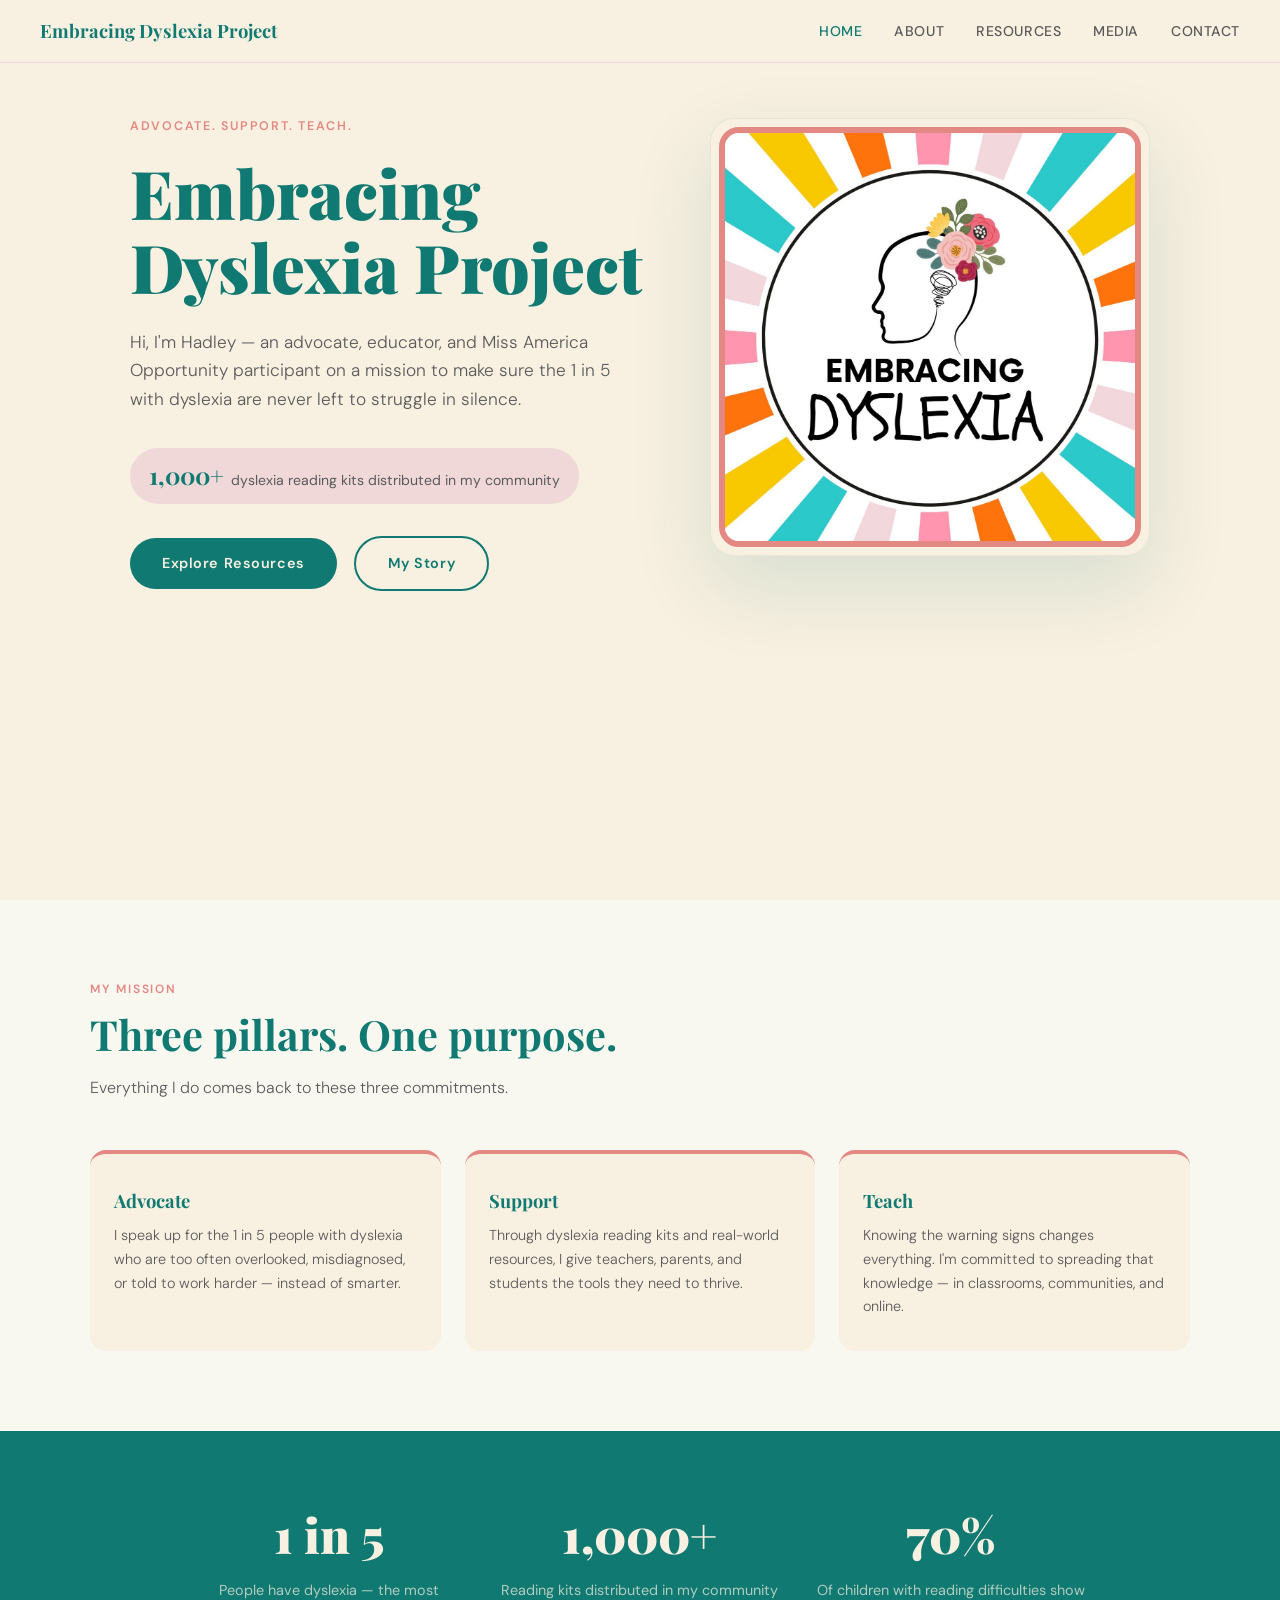
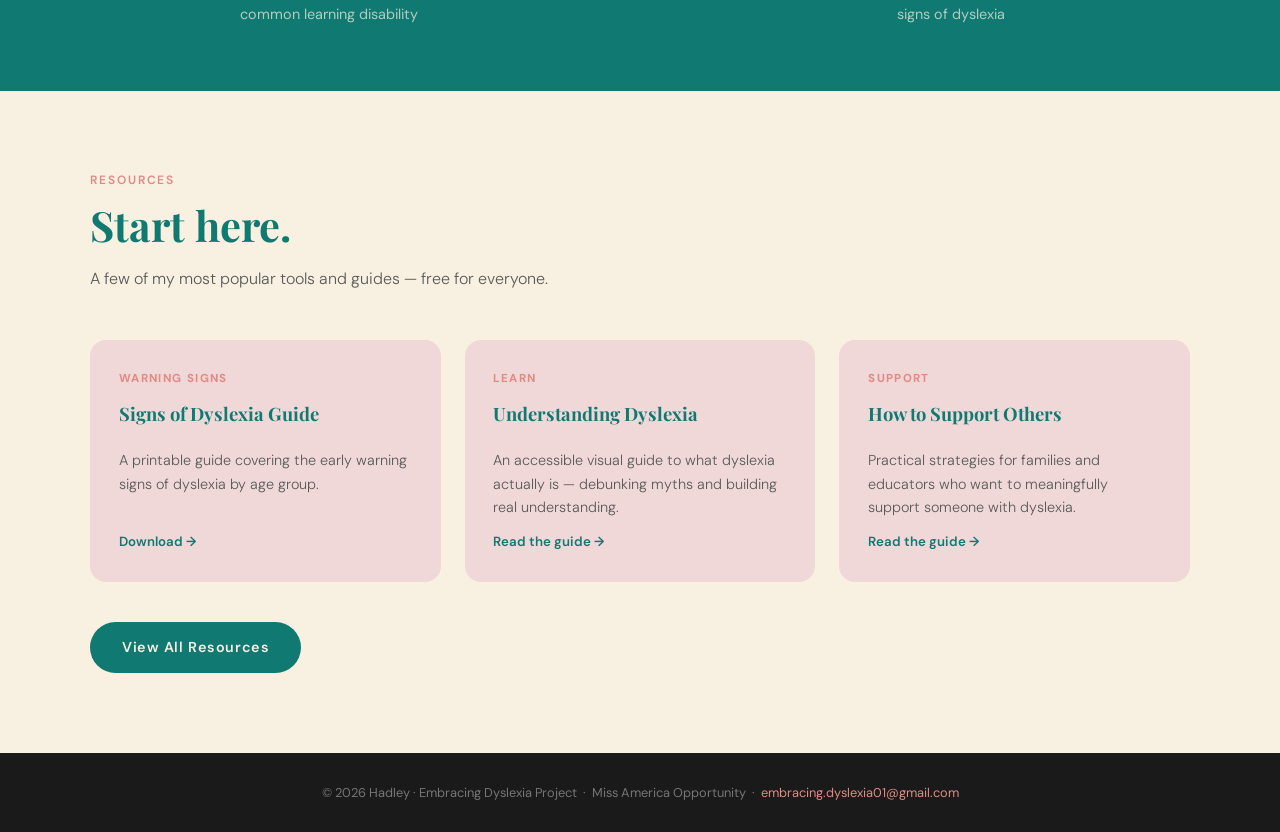
<file: index.html>
<!DOCTYPE html>
<html lang="en">
<head>
  <meta charset="UTF-8" />
  <meta name="viewport" content="width=device-width, initial-scale=1.0" />
  <title>Embracing Dyslexia Project — Hadley</title>
  <link rel="stylesheet" href="css/style.css" />
  <style>
    /* ─── HOME HERO ─── */
    #hero {
      min-height: 100vh;
      display: flex;
      align-items: flex-start;
      padding: 7rem 2.5rem 4rem;
      max-width: 1100px;
      margin: 0 auto;
      gap: 3rem;
    }
    .hero-text { flex: 1; position: relative; }
    .eyebrow {
      display: inline-block;
      font-size: 0.78rem;
      font-weight: 600;
      letter-spacing: 0.14em;
      text-transform: uppercase;
      color: var(--rose);
      margin-bottom: 1.2rem;
    }
    .hero-sub {
      font-size: 1.08rem;
      color: var(--muted);
      max-width: 500px;
      margin-bottom: 2.2rem;
      font-weight: 300;
    }
    .hero-stat {
      display: inline-flex; align-items: baseline; gap: 0.4rem;
      background: var(--blush);
      border-radius: 100px;
      padding: 0.5rem 1.2rem;
      margin-bottom: 2rem;
    }
    .hero-stat strong {
      font-family: 'Playfair Display', serif;
      font-size: 1.5rem;
      color: var(--teal);
      font-weight: 700;
    }
    .hero-stat span { font-size: 0.88rem; color: var(--muted); }
    .hero-quote {
      flex: 0 0 min(440px, 48%);
      position: relative;
      align-self: stretch;
      margin-top: 0.4rem;
      max-width: 440px;
      width: 100%;
    }
    .quote-card {
      background: var(--cream);
      border-radius: 24px;
      overflow: hidden;
      display: flex;
      align-items: center;
      justify-content: center;
      box-shadow: 0 30px 80px rgba(15, 121, 114, 0.14);
      border: 1px solid rgba(15, 121, 114, 0.08);
      width: 100%;
      max-width: 100%;
      min-height: 420px;
      padding: 0.5rem;
    }
    .hero-photo {
      width: 100%;
      height: 100%;
      object-fit: cover;
      display: block;
      border: 6px solid var(--rose);
      border-radius: 20px;
      box-sizing: border-box;
    }

    /* ─── HOME PREVIEW SECTIONS ─── */
    .pillar-row { display: grid; grid-template-columns: repeat(3,1fr); gap: 1.5rem; }
    .pillar-card {
      background: var(--cream);
      border-radius: 16px;
      padding: 2rem 1.5rem;
      border-top: 4px solid var(--rose);
    }
    .pillar-icon { font-size: 1.8rem; margin-bottom: 0.4rem; }
    .pillar-icon:empty { display: none; margin-bottom: 0; }
    .pillar-card p { font-size: 0.9rem; color: var(--muted); font-weight: 300; }

    .preview-grid { display: grid; grid-template-columns: repeat(auto-fill, minmax(260px,1fr)); gap: 1.5rem; }
    .preview-card {
      background: var(--blush);
      border-radius: 16px;
      padding: 1.8rem;
      display: flex; flex-direction: column; gap: 0.7rem;
    }
    .preview-card .tag {
      font-size: 0.72rem; font-weight: 700;
      letter-spacing: 0.12em; text-transform: uppercase;
      color: var(--rose);
    }
    .preview-card p { font-size: 0.9rem; color: var(--muted); font-weight: 300; flex: 1; }
    .preview-card a { font-size: 0.83rem; font-weight: 600; color: var(--teal); text-decoration: none; }
    .preview-card a:hover { text-decoration: underline; }

    @media (max-width: 800px) {
      #hero { flex-direction: column; gap: 2.5rem; padding-top: 6rem; }
      .hero-quote { flex: none; width: 100%; }
      .pillar-row { grid-template-columns: 1fr; }
    }
  </style>
</head>
<body>

  <nav>
    <a class="nav-logo" href="index.html">Embracing Dyslexia Project</a>
    <input id="nav-toggle" class="nav-toggle-input" type="checkbox" />
    <label class="nav-toggle" for="nav-toggle" aria-label="Open navigation">
      <span></span>
      <span></span>
      <span></span>
    </label>
    <ul class="nav-links">
      <li><a href="index.html" class="active">Home</a></li>
      <li><a href="pages/about.html">About</a></li>
      <li><a href="pages/resources.html">Resources</a></li>
      <li><a href="pages/media.html">Media</a></li>
      <li><a href="pages/contact.html">Contact</a></li>
    </ul>
  </nav>

  <!-- HERO -->
  <div id="hero">
    <div class="hero-text">
      <div style="display:flex; align-items:flex-start; gap:1.5rem; flex-wrap:wrap;">
        <div style="flex:1; min-width:0;">
          <span class="eyebrow">Advocate. Support. Teach.</span>
          <h1>Embracing Dyslexia Project <em> </em></h1>
          <p class="hero-sub">Hi, I'm Hadley — an advocate, educator, and Miss America Opportunity participant on a mission to make sure the 1 in 5 with dyslexia are never left to struggle in silence.</p>
        </div>
      </div>
      <div class="hero-stat">
        <strong>1,000+</strong>
        <span>dyslexia reading kits distributed in my community</span>
      </div>
      <br/>
      <a class="btn" href="pages/resources.html">Explore Resources</a>
      <a class="btn btn-ghost" href="pages/about.html">My Story</a>
    </div>
    <div class="hero-quote">
      <div class="quote-card">
        <img class="hero-photo" src="images/embracing dyslexia logo.jpeg" alt="Embracing Dyslexia logo" />
      </div>
    </div>
  </div>

  <!-- PILLARS -->
  <section style="background: var(--ivory);">
    <div class="container">
      <span class="section-label">My Mission</span>
      <h2>Three pillars. One purpose.</h2>
      <p class="section-intro">Everything I do comes back to these three commitments.</p>
      <div class="pillar-row">
        <div class="pillar-card">
          <div class="pillar-icon"></div>
          <h3>Advocate</h3>
          <p>I speak up for the 1 in 5 people with dyslexia who are too often overlooked, misdiagnosed, or told to work harder — instead of smarter.</p>
        </div>
        <div class="pillar-card">
          <div class="pillar-icon"></div>
          <h3>Support</h3>
          <p>Through dyslexia reading kits and real-world resources, I give teachers, parents, and students the tools they need to thrive.</p>
        </div>
        <div class="pillar-card">
          <div class="pillar-icon"></div>
          <h3>Teach</h3>
          <p>Knowing the warning signs changes everything. I'm committed to spreading that knowledge — in classrooms, communities, and online.</p>
        </div>
      </div>
    </div>
  </section>

  <!-- STATS -->
  <div class="stats-banner">
    <div class="stats-grid">
      <div>
        <span class="stat-num">1 in 5</span>
        <p class="stat-label">People have dyslexia — the most common learning disability</p>
      </div>
      <div>
        <span class="stat-num">1,000+</span>
        <p class="stat-label">Reading kits distributed in my community</p>
      </div>
      <div>
        <span class="stat-num">70%</span>
        <p class="stat-label">Of children with reading difficulties show signs of dyslexia</p>
      </div>
    </div>
  </div>

  <!-- RESOURCE PREVIEW -->
  <section>
    <div class="container">
      <span class="section-label">Resources</span>
      <h2>Start here.</h2>
      <p class="section-intro">A few of my most popular tools and guides — free for everyone.</p>
      <div class="preview-grid">
        <div class="preview-card">
          <span class="tag">Warning Signs</span>
          <h3>Signs of Dyslexia Guide</h3>
          <p>A printable guide covering the early warning signs of dyslexia by age group.</p>
          <a href="https://drive.google.com/file/d/1pKPkSdBBsDubqdAnACrVZSFYDV513KN3/view?usp=sharing" target="_blank">Download →</a>
        </div>
        <div class="preview-card">
          <span class="tag">Learn</span>
          <h3>Understanding Dyslexia</h3>
          <p>An accessible visual guide to what dyslexia actually is — debunking myths and building real understanding.</p>
          <a href="https://understanding-dyslexia.my.canva.site/" target="_blank">Read the guide →</a>
        </div>
        <div class="preview-card">
          <span class="tag">Support</span>
          <h3>How to Support Others</h3>
          <p>Practical strategies for families and educators who want to meaningfully support someone with dyslexia.</p>
          <a href="https://understanding-dyslexia.my.canva.site/how-to-support-others-with-dyslexia" target="_blank">Read the guide →</a>
        </div>
      </div>
      <div style="margin-top: 2.5rem;">
        <a class="btn" href="pages/resources.html">View All Resources</a>
      </div>
    </div>
  </section>

  <footer>
    <p>© 2026 Hadley · Embracing Dyslexia Project &nbsp;·&nbsp; Miss America Opportunity &nbsp;·&nbsp; <a href="mailto:embracing.dyslexia01@gmail.com">embracing.dyslexia01@gmail.com</a></p>
  </footer>

</body>
</html>
</file>
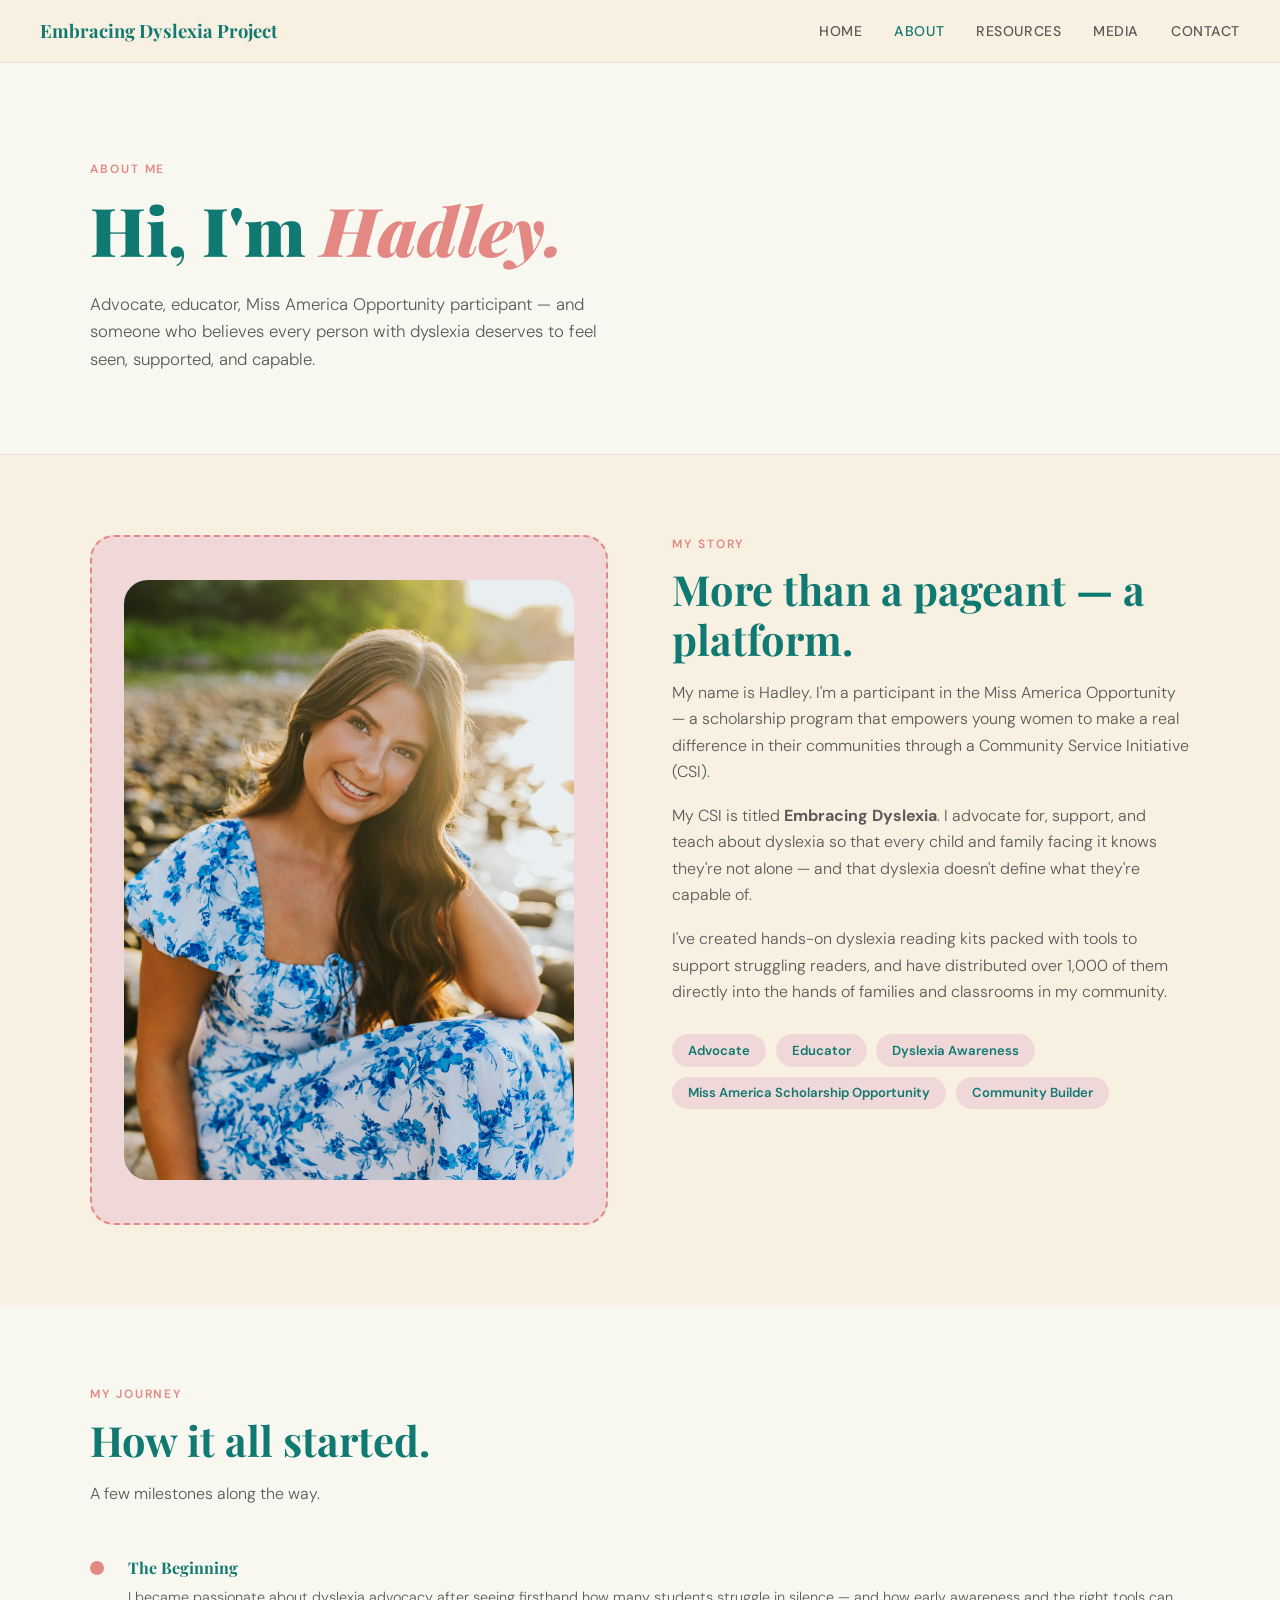
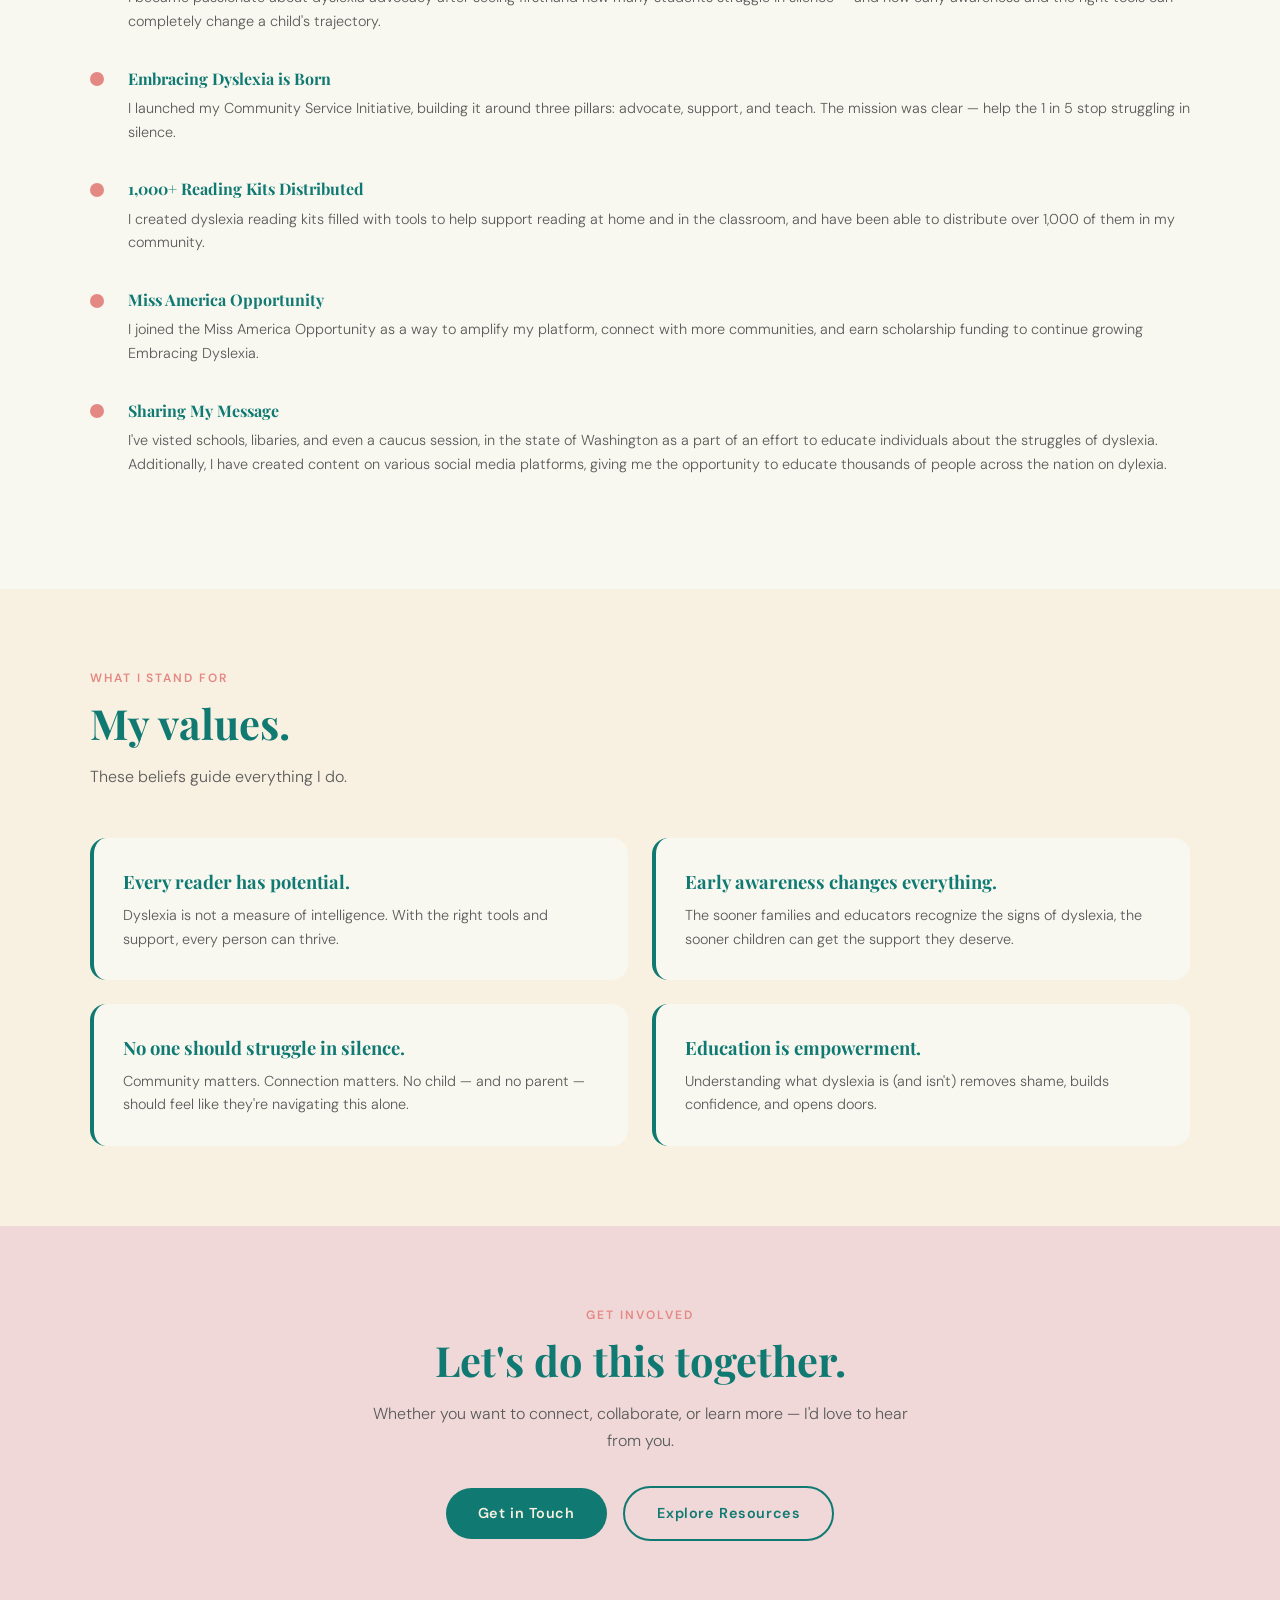
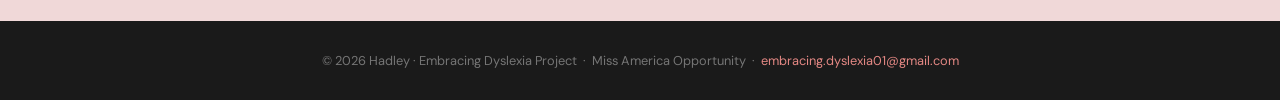
<file: pages/about.html>
<!DOCTYPE html>
<html lang="en">
<head>
  <meta charset="UTF-8" />
  <meta name="viewport" content="width=device-width, initial-scale=1.0" />
  <title>About — Embracing Dyslexia Project</title>
  <link rel="stylesheet" href="../css/style.css" />
  <style>
    .about-grid {
      display: grid;
      grid-template-columns: 1fr 1fr;
      gap: 4rem;
      align-items: start;
    }
    .about-body p {
      color: var(--muted);
      margin-bottom: 1.1rem;
      font-weight: 300;
    }
    .photo-placeholder {
      background: var(--blush);
      border-radius: 24px;
      aspect-ratio: 3/4;
      display: flex;
      align-items: center;
      justify-content: center;
      font-size: 0.88rem;
      color: var(--muted);
      text-align: center;
      padding: 2rem;
      border: 2px dashed var(--rose);
      font-style: italic;
    }
    .about-grid img {
      width: 100%;
      border-radius: 24px;
      object-fit: cover;
      aspect-ratio: 3 / 4;
      display: block;
    }
    .timeline { margin-top: 3rem; }
    .timeline-item {
      display: flex;
      gap: 1.5rem;
      margin-bottom: 2rem;
      align-items: flex-start;
    }
    .timeline-dot {
      width: 14px; height: 14px;
      background: var(--rose);
      border-radius: 50%;
      flex-shrink: 0;
      margin-top: 0.4rem;
    }
    .timeline-item h4 {
      font-family: 'Playfair Display', serif;
      font-size: 1rem;
      color: var(--teal);
      margin-bottom: 0.3rem;
    }
    .timeline-item p { font-size: 0.9rem; color: var(--muted); font-weight: 300; }

    .values-grid { display: grid; grid-template-columns: repeat(2,1fr); gap: 1.5rem; }
    .value-card {
      background: var(--ivory);
      border-radius: 16px;
      padding: 1.8rem;
      border-left: 4px solid var(--teal);
    }
    .value-card h3 { margin-bottom: 0.4rem; }
    .value-card p { font-size: 0.9rem; color: var(--muted); font-weight: 300; }

    @media (max-width: 800px) {
      .about-grid { grid-template-columns: 1fr; }
      .values-grid { grid-template-columns: 1fr; }
    }
  </style>
</head>
<body>

  <nav>
    <a class="nav-logo" href="../index.html">Embracing Dyslexia Project</a>
    <input id="nav-toggle" class="nav-toggle-input" type="checkbox" />
    <label class="nav-toggle" for="nav-toggle" aria-label="Open navigation">
      <span></span>
      <span></span>
      <span></span>
    </label>
    <ul class="nav-links">
      <li><a href="../index.html">Home</a></li>
      <li><a href="about.html" class="active">About</a></li>
      <li><a href="resources.html">Resources</a></li>
      <li><a href="media.html">Media</a></li>
      <li><a href="contact.html">Contact</a></li>
    </ul>
  </nav>

  <div class="page-hero">
    <div class="container">
      <span class="section-label">About Me</span>
      <h1>Hi, I'm <em>Hadley.</em></h1>
      <p>Advocate, educator, Miss America Opportunity participant — and someone who believes every person with dyslexia deserves to feel seen, supported, and capable.</p>
    </div>
  </div>

  <!-- STORY -->
  <section>
    <div class="container">
      <div class="about-grid">
        <div class="photo-placeholder">
          <img src="../images/hads blue dress.JPG" alt="Hadley in blue dress">
        </div>
        <div class="about-body">
          <span class="section-label">My Story</span>
          <h2>More than a pageant — a platform.</h2>
          <p>My name is Hadley. I'm a participant in the Miss America Opportunity — a scholarship program that empowers young women to make a real difference in their communities through a Community Service Initiative (CSI).</p>
          <p>My CSI is titled <strong>Embracing Dyslexia</strong>. I advocate for, support, and teach about dyslexia so that every child and family facing it knows they're not alone — and that dyslexia doesn't define what they're capable of.</p>
          <p>I've created hands-on dyslexia reading kits packed with tools to support struggling readers, and have distributed over 1,000 of them directly into the hands of families and classrooms in my community.</p>
          <div class="pill-row">
            <span class="pill">Advocate</span>
            <span class="pill">Educator</span>
            <span class="pill">Dyslexia Awareness</span>
            <span class="pill">Miss America Scholarship Opportunity</span>
            <span class="pill">Community Builder</span>
          </div>
        </div>
      </div>
    </div>
  </section>

  <!-- JOURNEY -->
  <section style="background: var(--ivory);">
    <div class="container">
      <span class="section-label">My Journey</span>
      <h2>How it all started.</h2>
      <p class="section-intro">A few milestones along the way.</p>
      <div class="timeline">
        <div class="timeline-item">
          <div class="timeline-dot"></div>
          <div>
            <h4>The Beginning</h4>
            <p>I became passionate about dyslexia advocacy after seeing firsthand how many students struggle in silence — and how early awareness and the right tools can completely change a child's trajectory.</p>
          </div>
        </div>
        <div class="timeline-item">
          <div class="timeline-dot"></div>
          <div>
            <h4>Embracing Dyslexia is Born</h4>
            <p>I launched my Community Service Initiative, building it around three pillars: advocate, support, and teach. The mission was clear — help the 1 in 5 stop struggling in silence.</p>
          </div>
        </div>
        <div class="timeline-item">
          <div class="timeline-dot"></div>
          <div>
            <h4>1,000+ Reading Kits Distributed</h4>
            <p>I created dyslexia reading kits filled with tools to help support reading at home and in the classroom, and have been able to distribute over 1,000 of them in my community.</p>
          </div>
        </div>
        <div class="timeline-item">
          <div class="timeline-dot"></div>
          <div>
            <h4>Miss America Opportunity</h4>
            <p>I joined the Miss America Opportunity as a way to amplify my platform, connect with more communities, and earn scholarship funding to continue growing Embracing Dyslexia.</p>
          </div>
      </div>
        <div class="timeline-item">
          <div class="timeline-dot"></div>
          <div>
            <h4>Sharing My Message</h4>
            <p>I've visted schools, libaries, and even a caucus session, in the state of Washington as a part of an effort to educate individuals about the struggles of dyslexia. Additionally, I have created content on various social media platforms, giving me the opportunity to educate thousands of people across the nation on dylexia. </p>
          </div>      
      </div>
    </div>
  </section>

  <!-- VALUES -->
  <section>
    <div class="container">
      <span class="section-label">What I Stand For</span>
      <h2>My values.</h2>
      <p class="section-intro">These beliefs guide everything I do.</p>
      <div class="values-grid">
        <div class="value-card">
          <h3>Every reader has potential.</h3>
          <p>Dyslexia is not a measure of intelligence. With the right tools and support, every person can thrive.</p>
        </div>
        <div class="value-card">
          <h3>Early awareness changes everything.</h3>
          <p>The sooner families and educators recognize the signs of dyslexia, the sooner children can get the support they deserve.</p>
        </div>
        <div class="value-card">
          <h3>No one should struggle in silence.</h3>
          <p>Community matters. Connection matters. No child — and no parent — should feel like they're navigating this alone.</p>
        </div>
        <div class="value-card">
          <h3>Education is empowerment.</h3>
          <p>Understanding what dyslexia is (and isn't) removes shame, builds confidence, and opens doors.</p>
        </div>
      </div>
    </div>
  </section>

  <!-- CTA -->
  <section style="background: var(--blush); text-align: center;">
    <div class="container">
      <span class="section-label">Get Involved</span>
      <h2>Let's do this together.</h2>
      <p class="section-intro" style="margin: 0 auto 2rem;">Whether you want to connect, collaborate, or learn more — I'd love to hear from you.</p>
      <a class="btn" href="contact.html">Get in Touch</a>
      <a class="btn btn-ghost" href="resources.html">Explore Resources</a>
    </div>
  </section>

  <footer>
    <p>© 2026 Hadley · Embracing Dyslexia Project &nbsp;·&nbsp; Miss America Opportunity &nbsp;·&nbsp; <a href="mailto:embracing.dyslexia01@gmail.com">embracing.dyslexia01@gmail.com</a></p>
  </footer>

</body>
</html>
</file>
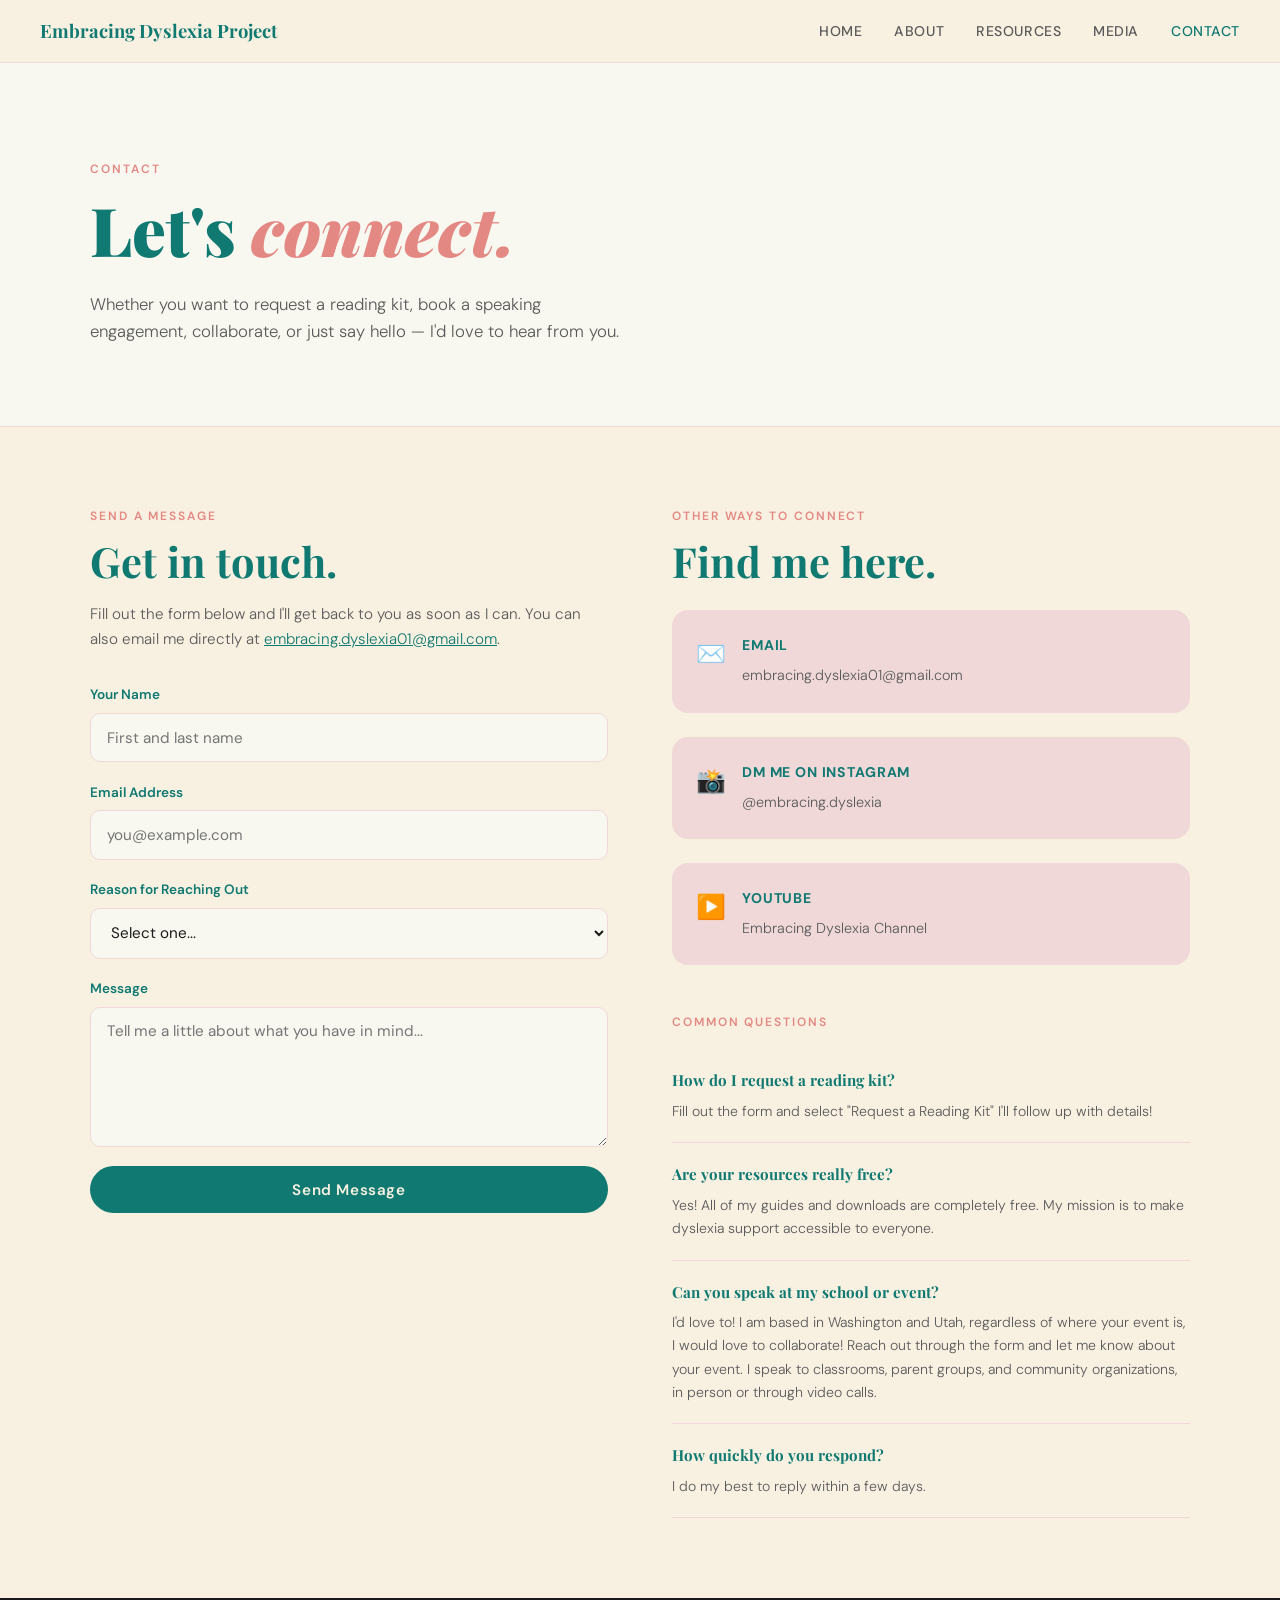
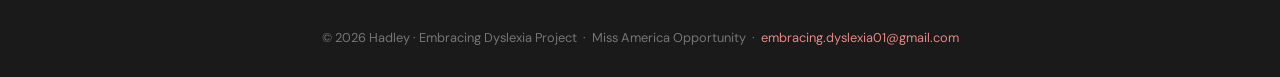
<file: pages/contact.html>
<!DOCTYPE html>
<html lang="en">
<head>
  <meta charset="UTF-8" />
  <meta name="viewport" content="width=device-width, initial-scale=1.0" />
  <title>Contact — Embracing Dyslexia Project</title>
  <link rel="stylesheet" href="../css/style.css" />
  <style>
    .contact-grid {
      display: grid;
      grid-template-columns: 1fr 1fr;
      gap: 4rem;
      align-items: start;
    }
    .contact-form { display: flex; flex-direction: column; gap: 1.2rem; }
    .form-group { display: flex; flex-direction: column; gap: 0.4rem; }
    label { font-size: 0.85rem; font-weight: 600; color: var(--teal); }
    input, textarea, select {
      padding: 0.85rem 1rem;
      border: 1.5px solid var(--blush);
      border-radius: 10px;
      background: var(--ivory);
      font-family: 'DM Sans', sans-serif;
      font-size: 0.95rem;
      color: var(--ink);
      transition: border-color 0.2s;
      outline: none;
    }
    input:focus, textarea:focus, select:focus { border-color: var(--teal); }
    textarea { resize: vertical; min-height: 140px; }
    .form-submit .btn { width: 100%; text-align: center; cursor: pointer; border: none; font-family: 'DM Sans', sans-serif; font-size: 0.95rem; }

    .contact-info { display: flex; flex-direction: column; gap: 1.5rem; }
    .info-card {
      background: var(--blush);
      border-radius: 16px;
      padding: 1.5rem;
      display: flex;
      gap: 1rem;
      align-items: flex-start;
    }
    .info-icon { font-size: 1.5rem; flex-shrink: 0; }
    .info-card h4 { font-size: 0.88rem; font-weight: 700; color: var(--teal); margin-bottom: 0.3rem; text-transform: uppercase; letter-spacing: 0.06em; }
    .info-card p, .info-card a { font-size: 0.9rem; color: var(--muted); font-weight: 300; text-decoration: none; }
    .info-card a:hover { color: var(--teal); }

    .faq { margin-top: 1rem; }
    .faq-item { border-bottom: 1px solid var(--blush); padding: 1.2rem 0; }
    .faq-item h4 { font-size: 0.95rem; color: var(--teal); font-family: 'Playfair Display', serif; margin-bottom: 0.4rem; }
    .faq-item p { font-size: 0.88rem; color: var(--muted); font-weight: 300; }

    .success-msg {
      display: none;
      background: var(--ivory);
      border: 1.5px solid var(--teal);
      border-radius: 12px;
      padding: 1.2rem 1.5rem;
      color: var(--teal);
      font-size: 0.95rem;
      text-align: center;
    }

    @media (max-width: 800px) {
      .contact-grid { grid-template-columns: 1fr; gap: 3rem; }
    }
  </style>
</head>
<body>

  <nav>
    <a class="nav-logo" href="../index.html">Embracing Dyslexia Project</a>
    <input id="nav-toggle" class="nav-toggle-input" type="checkbox" />
    <label class="nav-toggle" for="nav-toggle" aria-label="Open navigation">
      <span></span>
      <span></span>
      <span></span>
    </label>
    <ul class="nav-links">
      <li><a href="../index.html">Home</a></li>
      <li><a href="about.html">About</a></li>
      <li><a href="resources.html">Resources</a></li>
      <li><a href="media.html">Media</a></li>
      <li><a href="contact.html" class="active">Contact</a></li>
    </ul>
  </nav>

  <div class="page-hero">
    <div class="container">
      <span class="section-label">Contact</span>
      <h1>Let's <em>connect.</em></h1>
      <p>Whether you want to request a reading kit, book a speaking engagement, collaborate, or just say hello — I'd love to hear from you.</p>
    </div>
  </div>

  <section>
    <div class="container">
      <div class="contact-grid">

        <!-- FORM -->
        <div>
          <span class="section-label">Send a Message</span>
          <h2>Get in touch.</h2>
          <p style="color: var(--muted); font-weight: 300; margin-bottom: 2rem; font-size: 0.95rem;">Fill out the form below and I'll get back to you as soon as I can. You can also email me directly at <a href="mailto:embracing.dyslexia01@gmail.com" style="color: var(--teal);">embracing.dyslexia01@gmail.com</a>.</p>

          <div class="contact-form">
            <div class="form-group">
              <label for="name">Your Name</label>
              <input type="text" id="name" placeholder="First and last name" />
            </div>
            <div class="form-group">
              <label for="email">Email Address</label>
              <input type="email" id="email" placeholder="you@example.com" />
            </div>
            <div class="form-group">
              <label for="reason">Reason for Reaching Out</label>
              <select id="reason">
                <option value="">Select one...</option>
                <option>Request a Reading Kit</option>
                <option>Speaking Engagement</option>
                <option>Collaboration or Partnership</option>
                <option>Media / Press Inquiry</option>
                <option>General Question</option>
                <option>Just saying hi!</option>
              </select>
            </div>
            <div class="form-group">
              <label for="message">Message</label>
              <textarea id="message" placeholder="Tell me a little about what you have in mind..."></textarea>
            </div>
            <div class="form-submit">
              <button class="btn" onclick="handleSubmit()">Send Message</button>
            </div>
            <div class="success-msg" id="successMsg">
              ✅ Thank you for reaching out! I'll be in touch soon.
            </div>
          </div>
        </div>

        <!-- INFO + FAQ -->
        <div>
          <span class="section-label">Other Ways to Connect</span>
          <h2>Find me here.</h2>
          <div class="contact-info" style="margin-top: 1.5rem; margin-bottom: 3rem;">
            <div class="info-card">
              <div class="info-icon">✉️</div>
              <div>
                <h4>Email</h4>
                <a href="mailto:embracing.dyslexia01@gmail.com">embracing.dyslexia01@gmail.com</a>
              </div>
            </div>
            <div class="info-card">
              <div class="info-icon">📸</div>
              <div>
                <h4>DM me on Instagram</h4>
                <a href="https://instagram.com/embracing.dyslexia" target="_blank">@embracing.dyslexia</a>
              </div>
            </div>
            <div class="info-card">
              <div class="info-icon">▶️</div>
              <div>
                <h4>YouTube</h4>
                <a href="https://www.youtube.com/channel/UCCdyasAPVzFI2F5M3LvDJuw?sub_confirmation=1" target="_blank">Embracing Dyslexia Channel</a>
              </div>
            </div>
          </div>

          <span class="section-label">Common Questions</span>
          <div class="faq">
            <div class="faq-item">
              <h4>How do I request a reading kit?</h4>
              <p>Fill out the form and select "Request a Reading Kit" I'll follow up with details! </p>
            </div>
            <div class="faq-item">
              <h4>Are your resources really free?</h4>
              <p>Yes! All of my guides and downloads are completely free. My mission is to make dyslexia support accessible to everyone.</p>
            </div>
            <div class="faq-item">
              <h4>Can you speak at my school or event?</h4>
              <p>I'd love to! I am based in Washington and Utah, regardless of where your event is, I would love to collaborate! Reach out through the form and let me know about your event. I speak to classrooms, parent groups, and community organizations, in person or through video calls.</p>
            </div>
            <div class="faq-item">
              <h4>How quickly do you respond?</h4>
              <p>I do my best to reply within a few days.</p>
            </div>
          </div>
        </div>

      </div>
    </div>
  </section>

  <footer>
    <p>© 2026 Hadley · Embracing Dyslexia Project &nbsp;·&nbsp; Miss America Opportunity &nbsp;·&nbsp; <a href="mailto:embracing.dyslexia01@gmail.com">embracing.dyslexia01@gmail.com</a></p>
  </footer>

  <script>
    function handleSubmit() {
      const name = document.getElementById('name').value.trim();
      const email = document.getElementById('email').value.trim();
      const message = document.getElementById('message').value.trim();
      if (!name || !email || !message) {
        alert('Please fill out your name, email, and message before sending.');
        return;
      }
      // Opens email client as a fallback since this is a static site
      const subject = encodeURIComponent('Message from Embracing Dyslexia Project website');
      const body = encodeURIComponent(`Name: ${name}\nEmail: ${email}\n\n${message}`);
      window.location.href = `mailto:embracing.dyslexia01@gmail.com?subject=${subject}&body=${body}`;
      document.getElementById('successMsg').style.display = 'block';
    }
  </script>

</body>
</html>
</file>
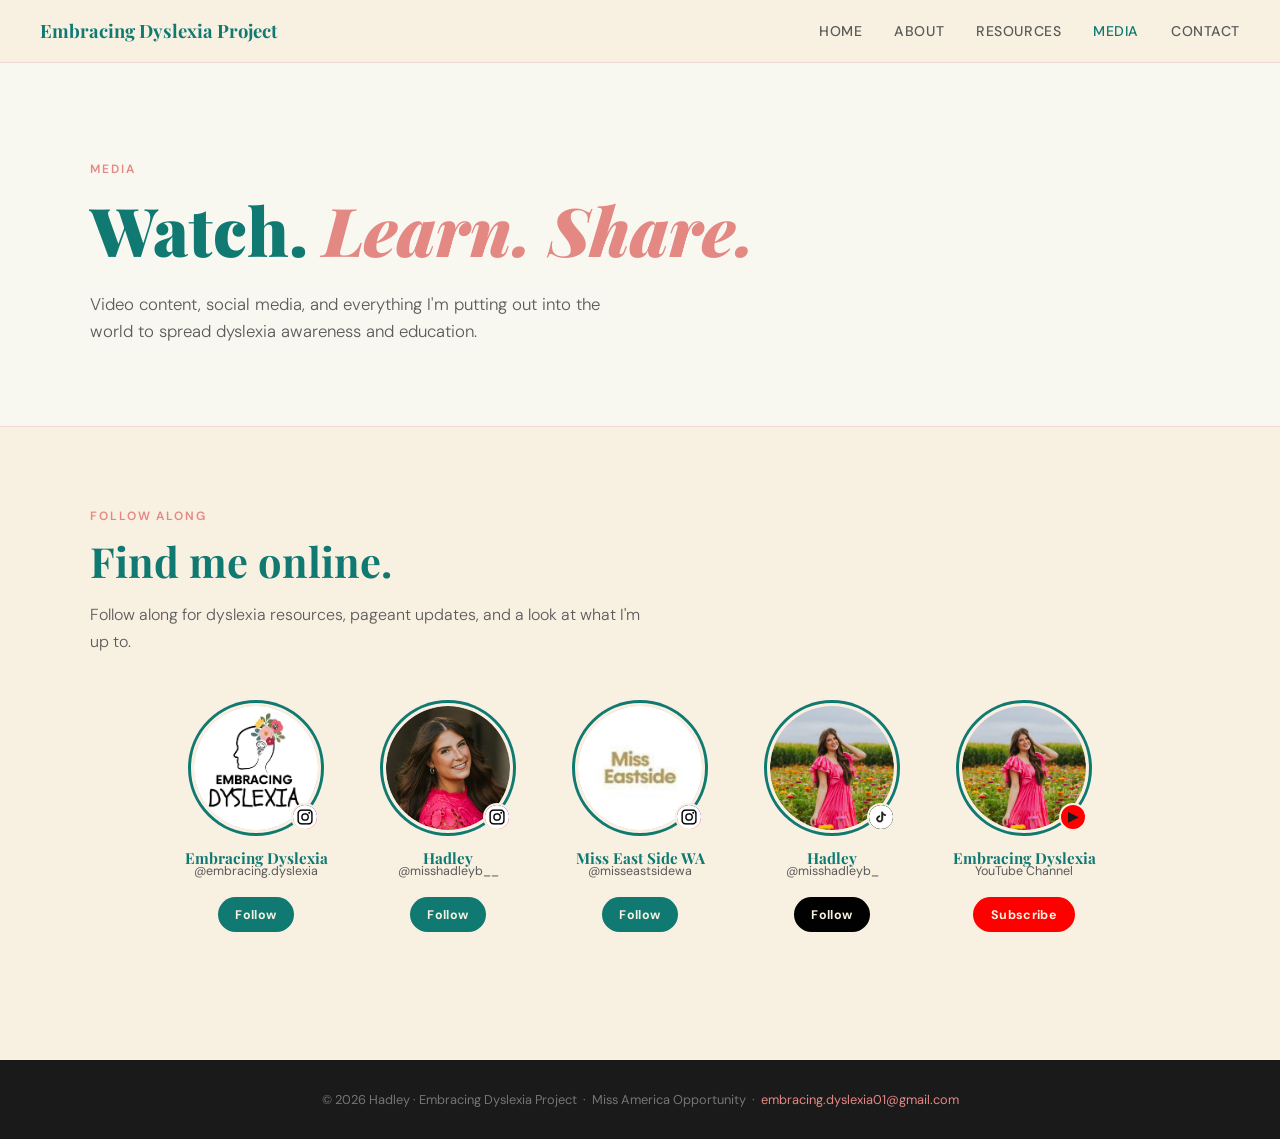
<file: pages/media.html>
<!DOCTYPE html>
<html lang="en">
<head>
  <meta charset="UTF-8" />
  <meta name="viewport" content="width=device-width, initial-scale=1.0" />
  <title>Media — Embracing Dyslexia Project</title>
  <link rel="stylesheet" href="../css/style.css" />
  <style>
    /* ─── VIDEO ─── */
    .video-feature { max-width: 760px; }
    .video-wrap {
      position: relative;
      padding-bottom: 56.25%;
      border-radius: 20px;
      overflow: hidden;
      box-shadow: 0 12px 40px rgba(15,121,114,0.15);
      margin-bottom: 1.5rem;
    }
    .video-wrap iframe { position: absolute; inset: 0; width: 100%; height: 100%; border: 0; }
    .video-label { font-size: 0.78rem; font-weight: 600; letter-spacing: 0.12em; text-transform: uppercase; color: var(--rose); margin-bottom: 0.4rem; }
    .video-title { font-family: 'Playfair Display', serif; font-size: 1.2rem; color: var(--teal); margin-bottom: 0.4rem; }
    .video-desc { font-size: 0.9rem; color: var(--muted); font-weight: 300; }

    /* ─── PROFILE CARDS ─── */
    .profiles-row {
      display: flex;
      flex-wrap: wrap;
      gap: 2rem;
      justify-content: center;
      margin-top: 1rem;
    }

    .profile-card {
      display: flex;
      flex-direction: column;
      align-items: center;
      gap: 1rem;
      width: 160px;
      text-align: center;
    }

    .avatar-wrap {
      position: relative;
      width: 130px;
      height: 130px;
    }

    .avatar-circle {
      width: 130px;
      height: 130px;
      border-radius: 50%;
      background: var(--blush);
      display: flex;
      align-items: center;
      justify-content: center;
      font-size: 3rem;
      border: 3px solid var(--cream);
      box-shadow: 0 0 0 3px var(--teal);
      overflow: hidden;
    }

    .avatar-circle img {
      width: 100%;
      height: 100%;
      object-fit: cover;
      object-position: top center;
      border-radius: 50%;
    }

    .platform-badge img {
      width: 100%;
      height: 100%;
      object-fit: cover;
      display: block;
      border-radius: 50%;
    }

    /* Platform icon badge */
    .platform-badge {
      position: absolute;
      bottom: 2px;
      right: 2px;
      width: 28px;
      height: 28px;
      border-radius: 50%;
      display: flex;
      align-items: center;
      justify-content: center;
      border: 2px solid var(--cream);
      font-size: 0.85rem;
      background: white;
      overflow: hidden;
    }
    .badge-ig   { background: radial-gradient(circle at 30% 107%, #fdf497 0%, #fdf497 5%, #fd5949 45%,#d6249f 60%,#285AEB 90%); }
    .badge-yt   { background: #FF0000; }
    .badge-tt   { background: #010101; }

    .profile-name {
      font-family: 'Playfair Display', serif;
      font-size: 0.95rem;
      color: var(--teal);
      font-weight: 700;
      line-height: 1.2;
    }

    .profile-handle {
      font-size: 0.78rem;
      color: var(--muted);
      margin-top: -0.4rem;
    }

    .profile-link {
      display: inline-flex;
      align-items: center;
      gap: 0.4rem;
      background: var(--teal);
      color: var(--cream);
      font-size: 0.78rem;
      font-weight: 700;
      padding: 0.45rem 1.1rem;
      border-radius: 100px;
      text-decoration: none;
      transition: background 0.2s, transform 0.15s;
      letter-spacing: 0.03em;
    }
    .profile-link:hover { background: var(--teal-dk); transform: translateY(-1px); }
    .profile-link.tiktok { background: #010101; }
    .profile-link.tiktok:hover { background: #333; }
    .profile-link.youtube { background: #FF0000; }
    .profile-link.youtube:hover { background: #cc0000; }

    /* divider between sections */
    .section-divider {
      border: none;
      border-top: 1.5px solid var(--blush);
      margin: 3.5rem 0;
    }

    @media (max-width: 600px) {
      .profiles-row { gap: 1.5rem; }
      .profile-card { width: 130px; }
      .avatar-circle { width: 90px; height: 90px; font-size: 2.2rem; }
      .avatar-wrap { width: 90px; height: 90px; }
    }
  </style>
</head>
<body>

  <nav>
    <a class="nav-logo" href="../index.html">Embracing Dyslexia Project</a>
    <input id="nav-toggle" class="nav-toggle-input" type="checkbox" />
    <label class="nav-toggle" for="nav-toggle" aria-label="Open navigation">
      <span></span>
      <span></span>
      <span></span>
    </label>
    <ul class="nav-links">
      <li><a href="../index.html">Home</a></li>
      <li><a href="about.html">About</a></li>
      <li><a href="resources.html">Resources</a></li>
      <li><a href="media.html" class="active">Media</a></li>
      <li><a href="contact.html">Contact</a></li>
    </ul>
  </nav>

  <div class="page-hero">
    <div class="container">
      <span class="section-label">Media</span>
      <h1>Watch. <em>Learn. Share.</em></h1>
      <p>Video content, social media, and everything I'm putting out into the world to spread dyslexia awareness and education.</p>
    </div>
  </div>

  <!-- FOLLOW ME -->
  <section>
    <div class="container">
      <span class="section-label">Follow Along</span>
      <h2>Find me online.</h2>
      <p class="section-intro">Follow along for dyslexia resources, pageant updates, and a look at what I'm up to.</p>

      <div class="profiles-row">

        <!-- Embracing Dyslexia IG -->
        <div class="profile-card">
          <div class="avatar-wrap">
            <div class="avatar-circle">
              <img src="../images/embracing dyslexia icon logo.png" alt="Embracing Dyslexia logo">
            </div>
            <span class="platform-badge badge-ig"><img src="../images/insta logo.png" alt="Instagram logo"></span>
          </div>
          <div>
            <div class="profile-name">Embracing Dyslexia</div>
            <div class="profile-handle">@embracing.dyslexia</div>
          </div>
          <a class="profile-link" href="https://www.instagram.com/embracing.dyslexia/" target="_blank">Follow</a>
        </div>

        <!-- Miss Hadley IG -->
         <div class="profile-card">
          <div class="avatar-wrap">
            <div class="avatar-circle">
              <img src="../images/insta missh profile .JPG" alt="Hadley Instagram avatar">
            </div>
            <span class="platform-badge badge-ig"><img src="../images/insta logo.png" alt="Instagram logo"></span>
          </div>
          <div>
            <div class="profile-name">Hadley</div>
            <div class="profile-handle">@misshadleyb__</div>
          </div>
          <a class="profile-link" href="https://www.instagram.com/misshadleyb__/" target="_blank">Follow</a>
        </div>

        <!-- Miss East Side WA IG -->
        <div class="profile-card">
          <div class="avatar-wrap">
            <div class="avatar-circle">
              <img src="../images/miss eastside icon logo.png" alt="Miss East Side WA logo">
            </div>
            <span class="platform-badge badge-ig"><img src="../images/insta logo.png" alt="Instagram logo"></span>
          </div>
          <div>
            <div class="profile-name">Miss East Side WA</div>
            <div class="profile-handle">@misseastsidewa</div>
          </div>
          <a class="profile-link" href="https://www.instagram.com/misseastsidewa/" target="_blank">Follow</a>
        </div>


        <!-- TikTok -->
        <div class="profile-card">
          <div class="avatar-wrap">
            <div class="avatar-circle">
              <img src="../images/profile facebook icon logo.png" alt="Facebook icon logo">
            </div>
            <span class="platform-badge badge-tt"><img src="../images/tiktok logo.png" alt="TikTok logo"></span>
          </div>
          <div>
            <div class="profile-name">Hadley</div>
            <div class="profile-handle">@misshadleyb_</div>
          </div>
          <a class="profile-link tiktok" href="https://www.tiktok.com/@misshadleyb_" target="_blank">Follow</a>
        </div>

        <!-- YouTube -->
        <div class="profile-card">
          <div class="avatar-wrap">
            <div class="avatar-circle">
              <img src="../images/profile facebook icon logo.png" alt="Facebook icon logo">
            </div>
            <span class="platform-badge badge-yt">▶</span>
          </div>
          <div>
            <div class="profile-name">Embracing Dyslexia</div>
            <div class="profile-handle">YouTube Channel</div>
          </div>
          <a class="profile-link youtube" href="https://www.youtube.com/channel/UCCdyasAPVzFI2F5M3LvDJuw?sub_confirmation=1" target="_blank">Subscribe</a>
        </div>

      </div>

      <p style="margin-top: 3rem; font-size: 0.82rem; color: var(--muted); text-align: center; font-style: italic;">

      </p>

    </div>
  </section>




  <footer>
    <p>© 2026 Hadley · Embracing Dyslexia Project &nbsp;·&nbsp; Miss America Opportunity &nbsp;·&nbsp; <a href="mailto:embracing.dyslexia01@gmail.com">embracing.dyslexia01@gmail.com</a></p>
  </footer>

</body>
</html>
</file>
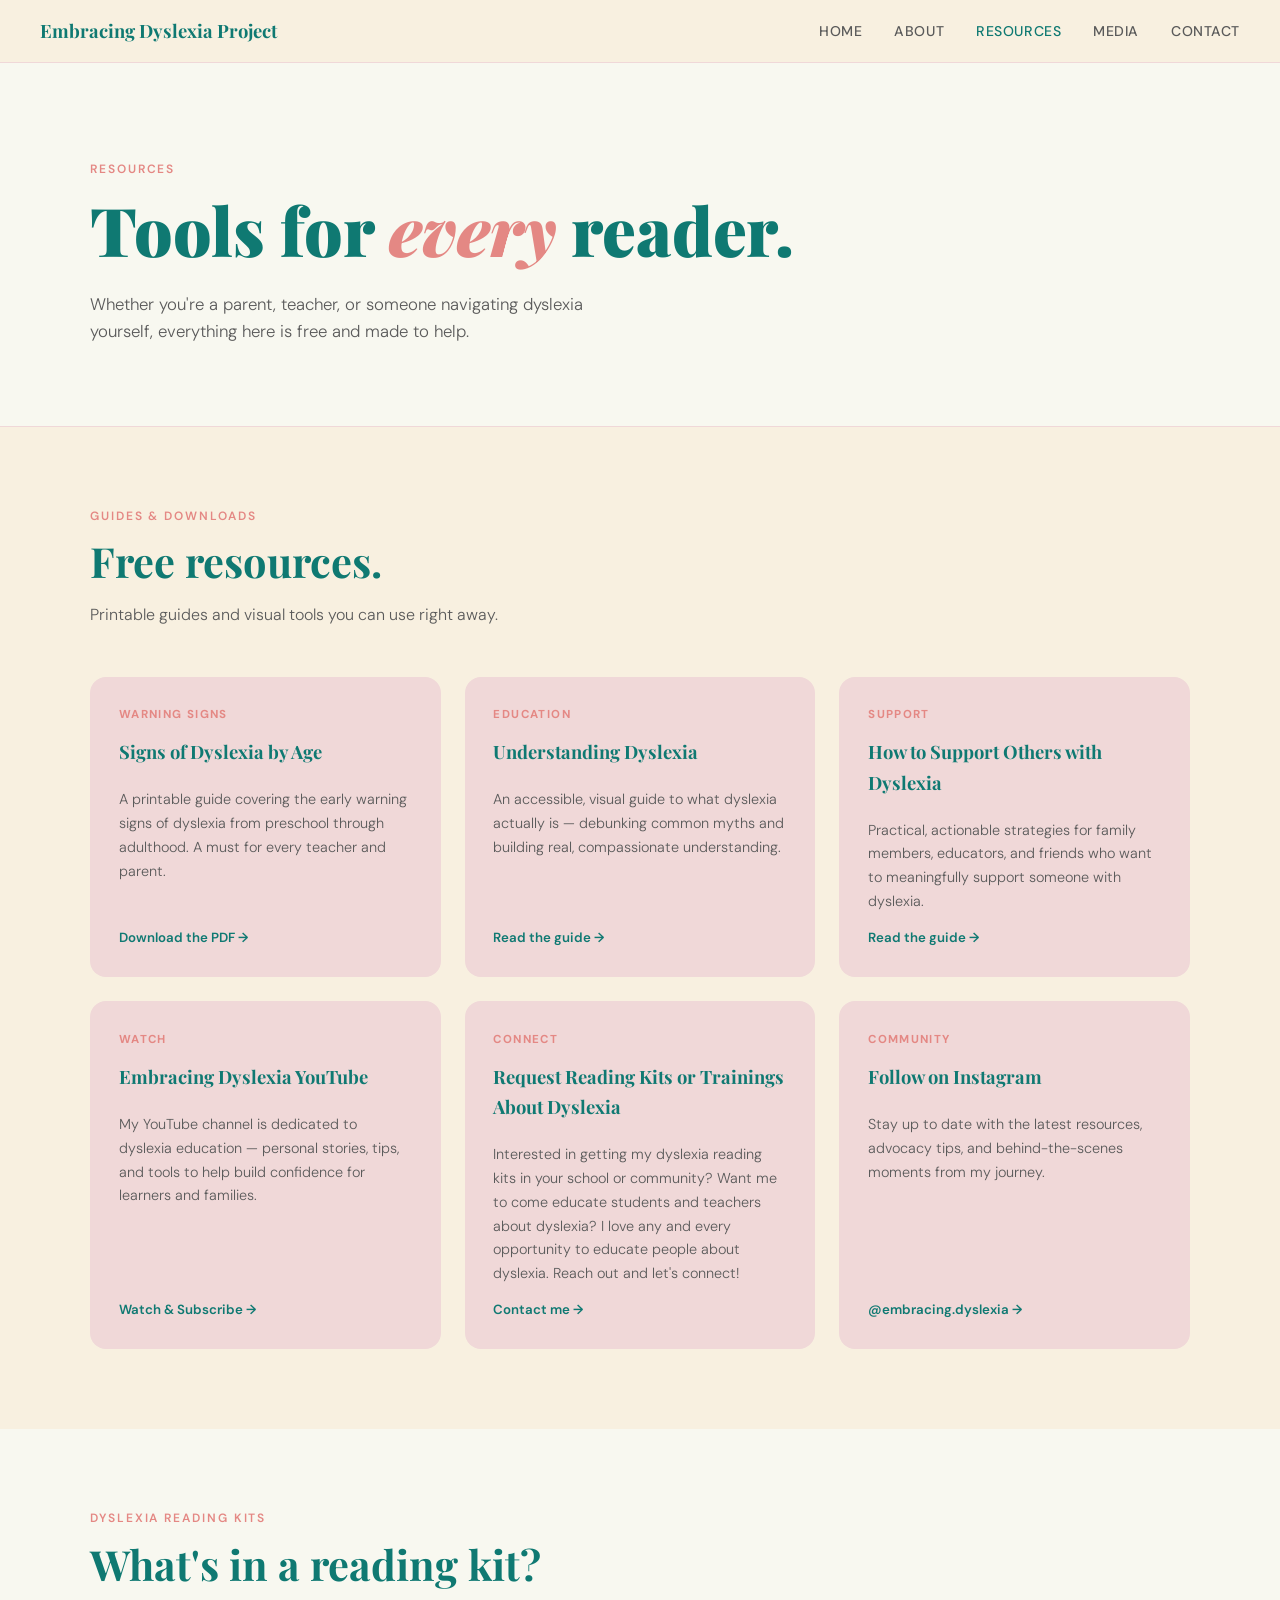
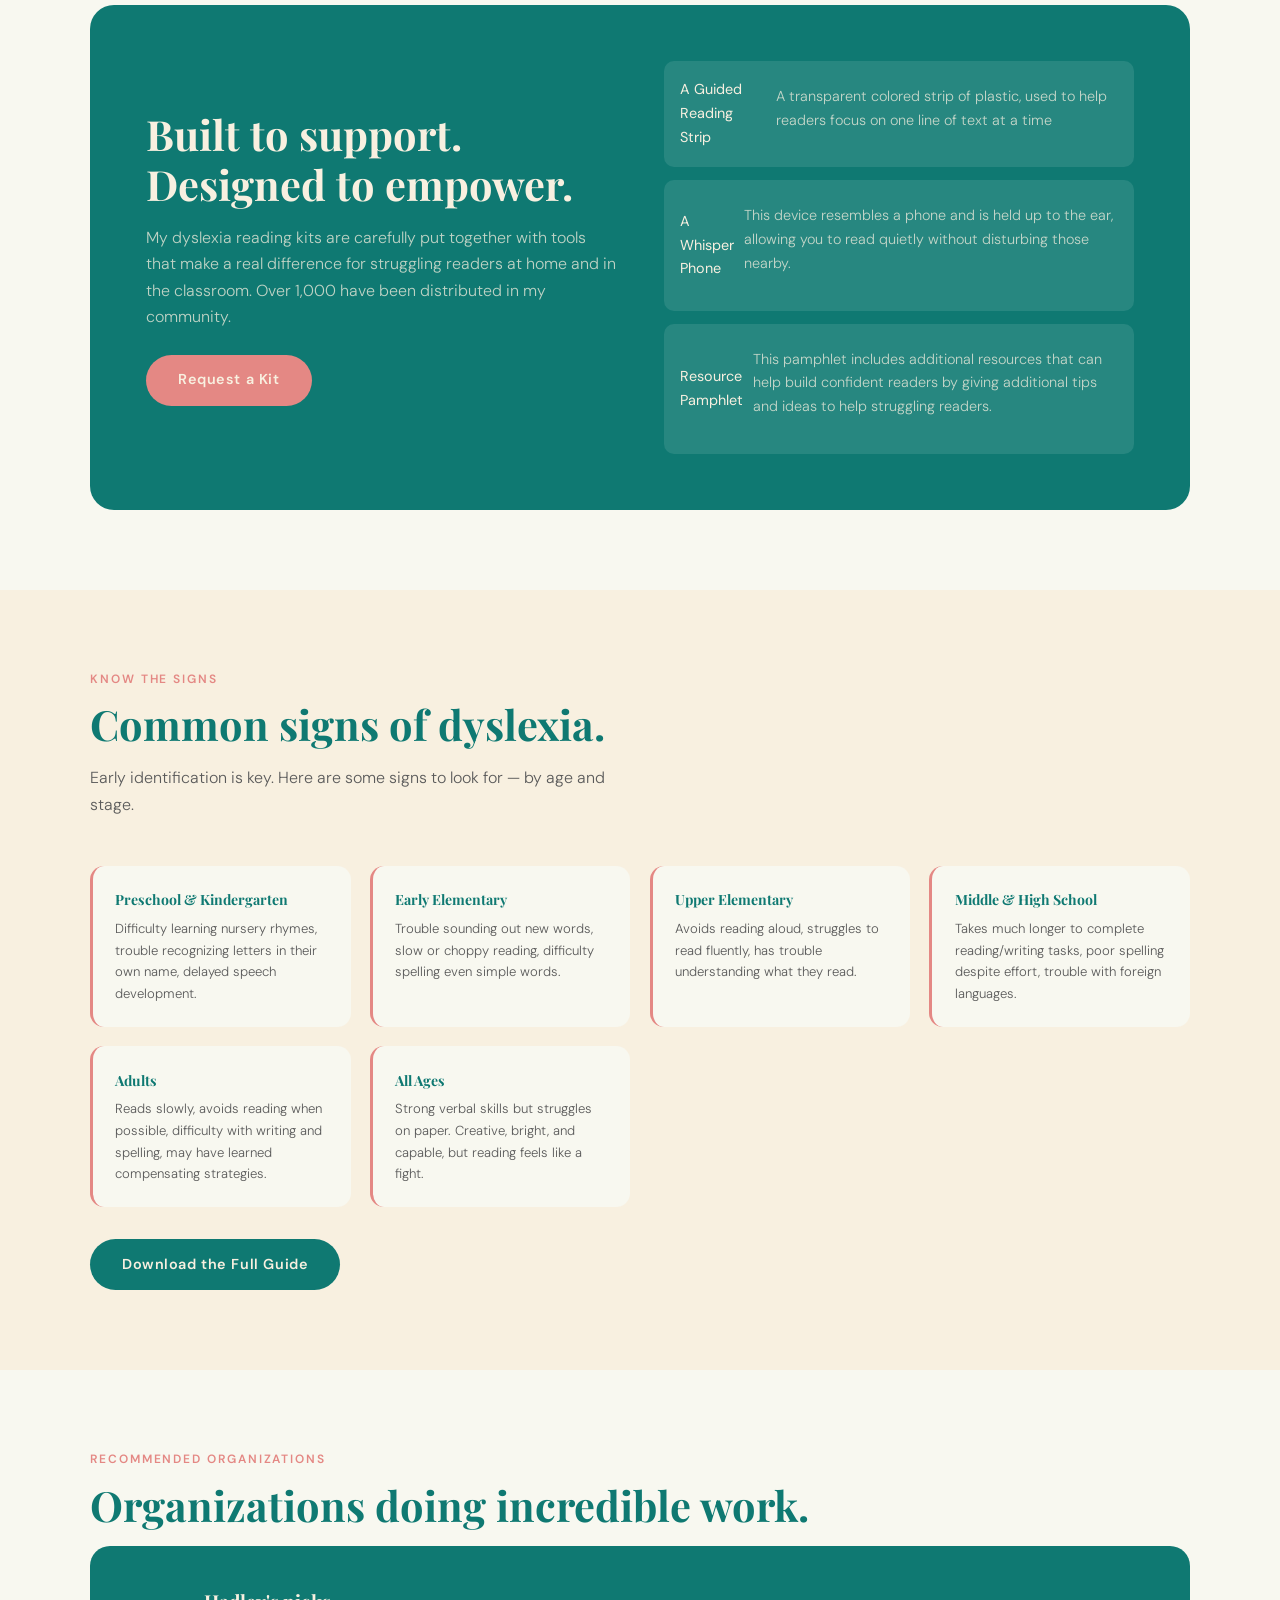
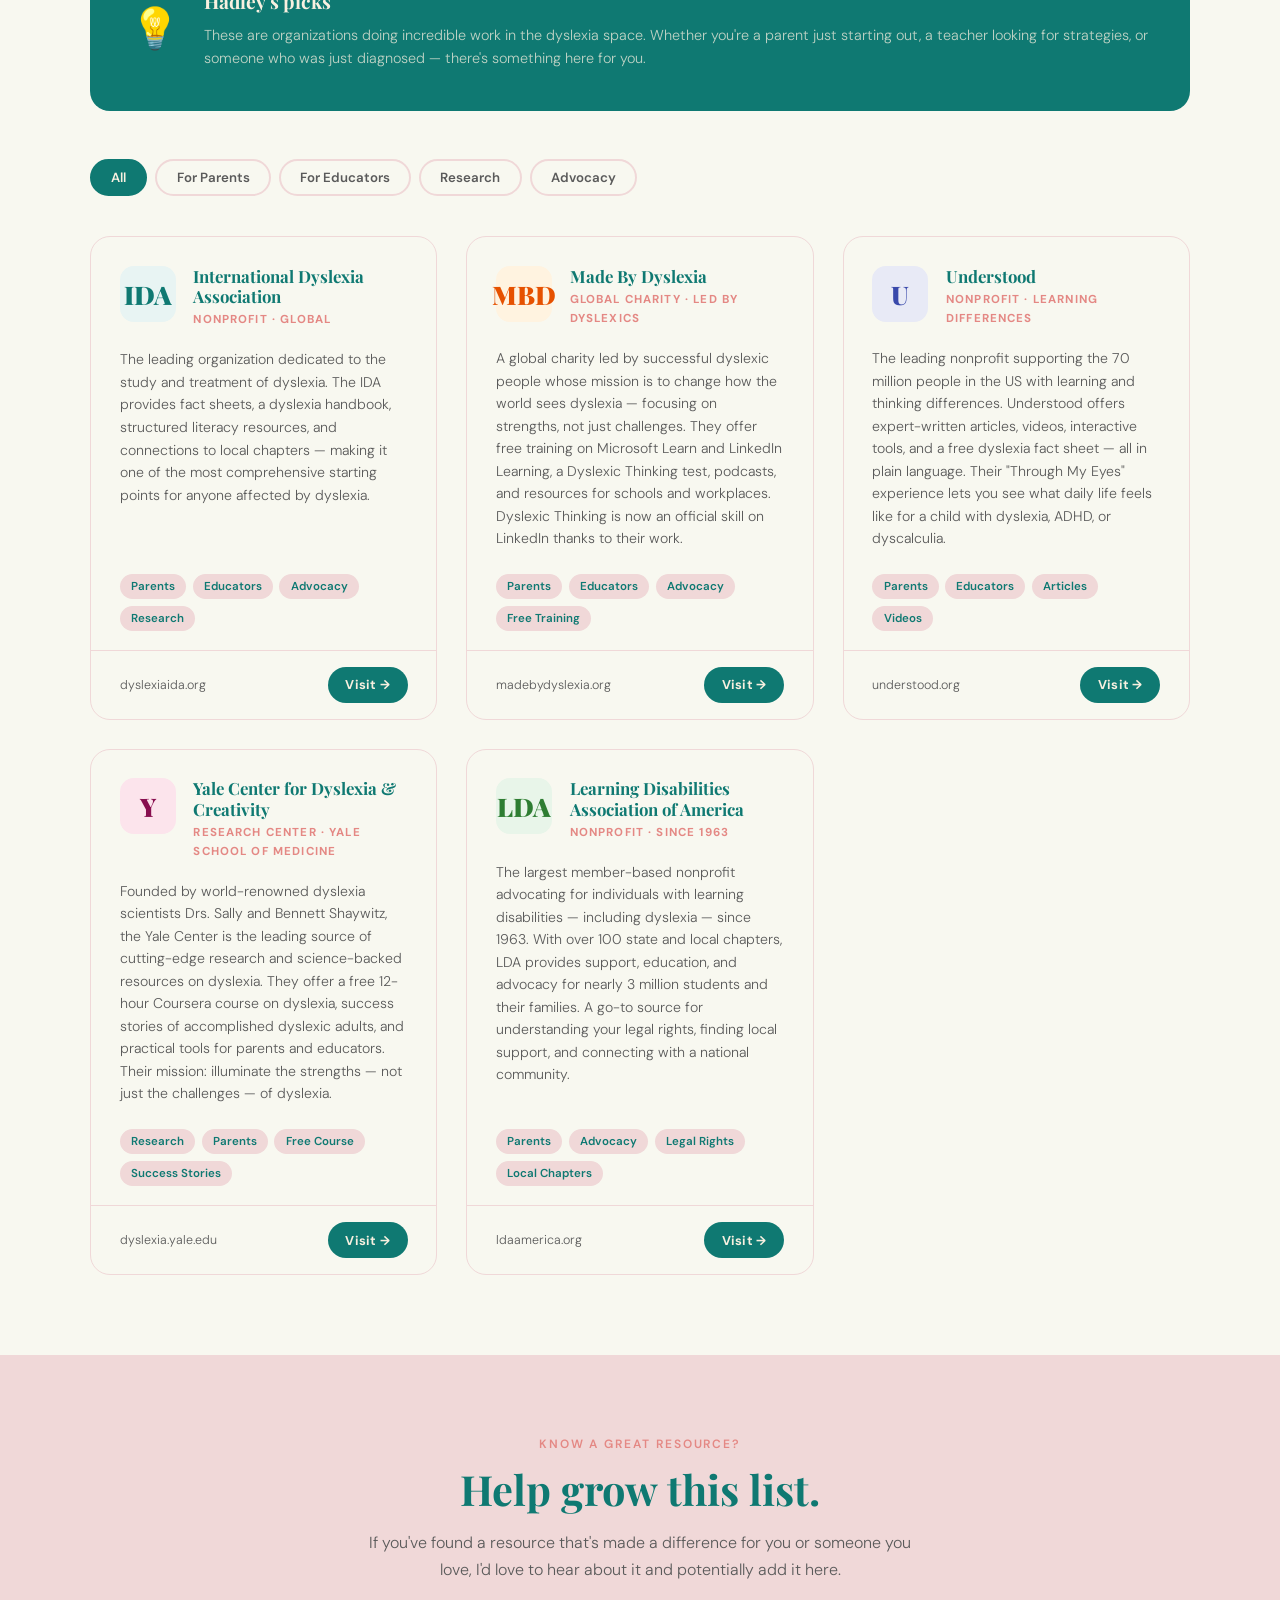
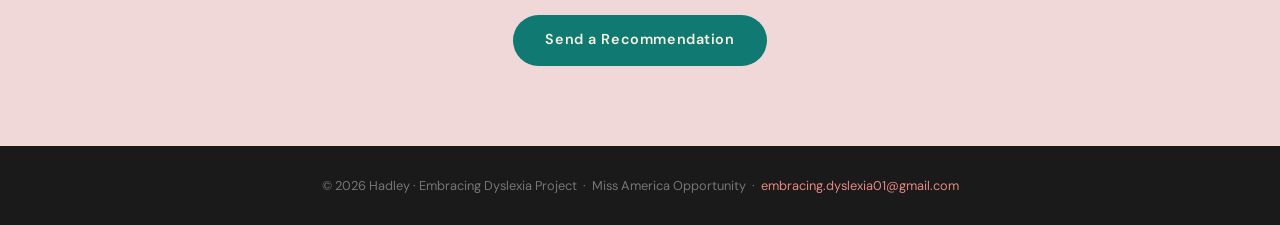
<file: pages/resources.html>
<!DOCTYPE html>
<html lang="en">
<head>
  <meta charset="UTF-8" />
  <meta name="viewport" content="width=device-width, initial-scale=1.0" />
  <title>Resources — Embracing Dyslexia Project</title>
  <link rel="stylesheet" href="../css/style.css" />
  <style>
    .resource-grid { display: grid; grid-template-columns: repeat(auto-fill, minmax(300px,1fr)); gap: 1.5rem; }
    .resource-card {
      background: var(--blush);
      border-radius: 16px;
      padding: 1.8rem;
      display: flex; flex-direction: column; gap: 0.8rem;
      transition: transform 0.2s;
    }
    .resource-card:hover { transform: translateY(-3px); }
    .resource-card .tag {
      font-size: 0.72rem; font-weight: 700;
      letter-spacing: 0.12em; text-transform: uppercase;
      color: var(--rose);
    }
    .resource-card p { font-size: 0.9rem; color: var(--muted); font-weight: 300; flex: 1; }
    .resource-card a.resource-link {
      display: inline-block;
      font-size: 0.83rem; font-weight: 600;
      color: var(--teal); text-decoration: none;
    }
    .resource-card a.resource-link:hover { text-decoration: underline; }

    .kit-section {
      background: var(--teal);
      color: var(--cream);
      border-radius: 24px;
      padding: 3.5rem;
      display: grid;
      grid-template-columns: 1fr 1fr;
      gap: 3rem;
      align-items: center;
      margin-top: 1rem;
    }
    .kit-section h2 { color: var(--cream); }
    .kit-section p { color: rgba(248,240,224,0.75); font-weight: 300; margin-top: 0.8rem; margin-bottom: 1.5rem; }
    .kit-items { list-style: none; display: flex; flex-direction: column; gap: 0.8rem; }
    .kit-items li {
      background: rgba(255,255,255,0.1);
      border-radius: 10px;
      padding: 0.7rem 1rem;
      font-size: 0.9rem;
      display: flex; align-items: center; gap: 0.6rem;
    }

    .warning-grid { display: grid; grid-template-columns: repeat(auto-fill, minmax(240px,1fr)); gap: 1.2rem; }
    .warning-card {
      background: var(--ivory);
      border-radius: 14px;
      padding: 1.4rem;
      border-left: 3px solid var(--rose);
    }
    .warning-card h4 { font-size: 0.88rem; color: var(--teal); margin-bottom: 0.4rem; font-family: 'Playfair Display', serif; }
    .warning-card p { font-size: 0.82rem; color: var(--muted); font-weight: 300; }

    /* ─── FILTER TABS ─── */
    .filter-bar {
      display: flex; gap: 0.5rem; flex-wrap: wrap;
      margin-bottom: 2.5rem;
    }
    .filter-btn {
      padding: 0.5rem 1.2rem;
      border-radius: 100px;
      border: 2px solid var(--blush);
      background: transparent;
      font-family: 'DM Sans', sans-serif;
      font-size: 0.83rem; font-weight: 600;
      color: var(--muted);
      cursor: pointer;
      transition: all 0.2s;
    }
    .filter-btn:hover { border-color: var(--teal); color: var(--teal); }
    .filter-btn.active { background: var(--teal); border-color: var(--teal); color: var(--cream); }

    /* ─── ORG CARDS ─── */
    .org-grid {
      display: grid;
      grid-template-columns: repeat(auto-fill, minmax(320px, 1fr));
      gap: 1.8rem;
    }

    .org-card {
      background: var(--ivory);
      border-radius: 20px;
      overflow: hidden;
      border: 1.5px solid var(--blush);
      display: flex;
      flex-direction: column;
      transition: transform 0.2s, box-shadow 0.2s;
    }
    .org-card:hover {
      transform: translateY(-4px);
      box-shadow: 0 12px 32px rgba(15,121,114,0.1);
    }

    .org-card-top {
      padding: 1.8rem 1.8rem 1.2rem;
      display: flex;
      align-items: flex-start;
      gap: 1.1rem;
    }

    .org-logo {
      width: 56px; height: 56px;
      border-radius: 14px;
      display: flex; align-items: center; justify-content: center;
      font-size: 1.6rem;
      flex-shrink: 0;
      font-weight: 900;
      font-family: 'Playfair Display', serif;
    }

    .org-meta { flex: 1; }
    .org-name {
      font-family: 'Playfair Display', serif;
      font-size: 1.05rem;
      color: var(--teal);
      font-weight: 700;
      line-height: 1.2;
      margin-bottom: 0.25rem;
    }
    .org-type {
      font-size: 0.72rem;
      font-weight: 700;
      letter-spacing: 0.1em;
      text-transform: uppercase;
      color: var(--rose);
    }

    .org-desc {
      padding: 0 1.8rem 1.5rem;
      font-size: 0.88rem;
      color: var(--muted);
      font-weight: 300;
      line-height: 1.6;
      flex: 1;
    }

    .org-tags {
      padding: 0 1.8rem 1.2rem;
      display: flex; flex-wrap: wrap; gap: 0.4rem;
    }
    .org-tag {
      background: var(--blush);
      color: var(--teal);
      border-radius: 100px;
      padding: 0.2rem 0.7rem;
      font-size: 0.72rem;
      font-weight: 600;
    }

    .org-footer {
      border-top: 1px solid var(--blush);
      padding: 1rem 1.8rem;
      display: flex;
      align-items: center;
      justify-content: space-between;
    }
    .org-footer span {
      font-size: 0.78rem;
      color: var(--muted);
      font-weight: 300;
    }
    .org-link {
      display: inline-flex; align-items: center; gap: 0.3rem;
      background: var(--teal);
      color: var(--cream);
      font-size: 0.8rem;
      font-weight: 700;
      padding: 0.45rem 1.1rem;
      border-radius: 100px;
      text-decoration: none;
      transition: background 0.2s;
      letter-spacing: 0.02em;
    }
    .org-link:hover { background: var(--teal-dk); }

    /* ─── HIDDEN CARDS ─── */
    .org-card[data-hidden="true"] { display: none; }

    /* ─── INTRO BANNER ─── */
    .intro-banner {
      background: var(--teal);
      color: var(--cream);
      border-radius: 20px;
      padding: 2.5rem;
      margin-bottom: 3rem;
      display: flex;
      align-items: center;
      gap: 1.5rem;
    }
    .intro-banner .icon { font-size: 2.5rem; flex-shrink: 0; }
    .intro-banner h3 {
      font-family: 'Playfair Display', serif;
      font-size: 1.2rem;
      color: var(--cream);
      margin-bottom: 0.4rem;
    }
    .intro-banner p { font-size: 0.9rem; color: rgba(248,240,224,0.75); font-weight: 300; }

    @media (max-width: 700px) {
      .kit-section { grid-template-columns: 1fr; }
    }
    @media (max-width: 600px) {
      .org-grid { grid-template-columns: 1fr; }
      .intro-banner { flex-direction: column; text-align: center; }
    }
  </style>
</head>
<body>

  <nav>
    <a class="nav-logo" href="../index.html">Embracing Dyslexia Project</a>
    <input id="nav-toggle" class="nav-toggle-input" type="checkbox" />
    <label class="nav-toggle" for="nav-toggle" aria-label="Open navigation">
      <span></span>
      <span></span>
      <span></span>
    </label>
    <ul class="nav-links">
      <li><a href="../index.html">Home</a></li>
      <li><a href="about.html">About</a></li>
      <li><a href="resources.html" class="active">Resources</a></li>
      <li><a href="media.html">Media</a></li>
      <li><a href="contact.html">Contact</a></li>
    </ul>
  </nav>

  <div class="page-hero">
    <div class="container">
      <span class="section-label">Resources</span>
      <h1>Tools for <em>every</em> reader.</h1>
      <p>Whether you're a parent, teacher, or someone navigating dyslexia yourself, everything here is free and made to help.</p>
    </div>
  </div>

  <!-- GUIDES -->
  <section>
    <div class="container">
      <span class="section-label">Guides & Downloads</span>
      <h2>Free resources.</h2>
      <p class="section-intro">Printable guides and visual tools you can use right away.</p>
      <div class="resource-grid">
        <div class="resource-card">
          <span class="tag">Warning Signs</span>
          <h3>Signs of Dyslexia by Age</h3>
          <p>A printable guide covering the early warning signs of dyslexia from preschool through adulthood. A must for every teacher and parent.</p>
          <a class="resource-link" href="https://drive.google.com/file/d/1pKPkSdBBsDubqdAnACrVZSFYDV513KN3/view?usp=sharing" target="_blank">Download the PDF →</a>
        </div>
        <div class="resource-card">
          <span class="tag">Education</span>
          <h3>Understanding Dyslexia</h3>
          <p>An accessible, visual guide to what dyslexia actually is — debunking common myths and building real, compassionate understanding.</p>
          <a class="resource-link" href="https://understanding-dyslexia.my.canva.site/" target="_blank">Read the guide →</a>
        </div>
        <div class="resource-card">
          <span class="tag">Support</span>
          <h3>How to Support Others with Dyslexia</h3>
          <p>Practical, actionable strategies for family members, educators, and friends who want to meaningfully support someone with dyslexia.</p>
          <a class="resource-link" href="https://understanding-dyslexia.my.canva.site/how-to-support-others-with-dyslexia" target="_blank">Read the guide →</a>
        </div>
        <div class="resource-card">
          <span class="tag">Watch</span>
          <h3>Embracing Dyslexia YouTube</h3>
          <p>My YouTube channel is dedicated to dyslexia education — personal stories, tips, and tools to help build confidence for learners and families.</p>
          <a class="resource-link" href="https://www.youtube.com/channel/UCCdyasAPVzFI2F5M3LvDJuw?sub_confirmation=1" target="_blank">Watch & Subscribe →</a>
        </div>
        <div class="resource-card">
          <span class="tag">Connect</span>
          <h3>Request Reading Kits or Trainings About Dyslexia </h3>
          <p>Interested in getting my dyslexia reading kits in your school or community? Want me to come educate students and teachers about dyslexia? I love any and every opportunity to educate people about dyslexia. Reach out and let's connect!</p>
          <a class="resource-link" href="contact.html">Contact me →</a>
        </div>
        <div class="resource-card">
          <span class="tag">Community</span>
          <h3>Follow on Instagram</h3>
          <p>Stay up to date with the latest resources, advocacy tips, and behind-the-scenes moments from my journey.</p>
          <a class="resource-link" href="https://instagram.com/embracing.dyslexia" target="_blank">@embracing.dyslexia →</a>
        </div>
      </div>
    </div>
  </section>

  <!-- READING KIT -->
  <section style="background: var(--ivory);">
    <div class="container">
      <span class="section-label">Dyslexia Reading Kits</span>
      <h2>What's in a reading kit?</h2>
      <div class="kit-section">
        <div>
          <h2>Built to support. Designed to empower.</h2>
          <p>My dyslexia reading kits are carefully put together with tools that make a real difference for struggling readers at home and in the classroom. Over 1,000 have been distributed in my community.</p>
          <a class="btn" style="background: var(--rose); border-color: var(--rose);" href="contact.html">Request a Kit</a>
        </div>
        <ul class="kit-items">
          <li>A Guided Reading Strip
            <p>A transparent colored strip of plastic, used to help readers focus on one line of text at a time</p>
          </li>
          <li>A Whisper Phone
            <p>This device resembles a phone and is held up to the ear, allowing you to read quietly without disturbing those nearby.</p>
          </li>
          <li>Resource Pamphlet
            <p>This pamphlet includes additional resources that can help build confident readers by giving additional tips and ideas to help struggling readers.</p>
          </li>
        </ul>
      </div>
    </div>
  </section>

  <!-- WARNING SIGNS -->
  <section>
    <div class="container">
      <span class="section-label">Know the Signs</span>
      <h2>Common signs of dyslexia.</h2>
      <p class="section-intro">Early identification is key. Here are some signs to look for — by age and stage.</p>
      <div class="warning-grid">
        <div class="warning-card">
          <h4>Preschool & Kindergarten</h4>
          <p>Difficulty learning nursery rhymes, trouble recognizing letters in their own name, delayed speech development.</p>
        </div>
        <div class="warning-card">
          <h4>Early Elementary</h4>
          <p>Trouble sounding out new words, slow or choppy reading, difficulty spelling even simple words.</p>
        </div>
        <div class="warning-card">
          <h4>Upper Elementary</h4>
          <p>Avoids reading aloud, struggles to read fluently, has trouble understanding what they read.</p>
        </div>
        <div class="warning-card">
          <h4>Middle & High School</h4>
          <p>Takes much longer to complete reading/writing tasks, poor spelling despite effort, trouble with foreign languages.</p>
        </div>
        <div class="warning-card">
          <h4>Adults</h4>
          <p>Reads slowly, avoids reading when possible, difficulty with writing and spelling, may have learned compensating strategies.</p>
        </div>
        <div class="warning-card">
          <h4>All Ages</h4>
          <p>Strong verbal skills but struggles on paper. Creative, bright, and capable, but reading feels like a fight.</p>
        </div>
      </div>
      <div style="margin-top: 2rem;">
        <a class="btn" href="https://drive.google.com/file/d/1pKPkSdBBsDubqdAnACrVZSFYDV513KN3/view?usp=sharing" target="_blank">Download the Full Guide</a>
      </div>
    </div>
  </section>

  <!-- ORGANIZATIONS -->
  <section style="background: var(--ivory);">
    <div class="container">
      <span class="section-label">Recommended Organizations</span>
      <h2>Organizations doing incredible work.</h2>

      <div class="intro-banner">
        <div class="icon">💡</div>
        <div>
          <h3>Hadley's picks</h3>
          <p>These are organizations doing incredible work in the dyslexia space. Whether you're a parent just starting out, a teacher looking for strategies, or someone who was just diagnosed — there's something here for you.</p>
        </div>
      </div>

      <!-- FILTER -->
      <div class="filter-bar">
        <button class="filter-btn active" onclick="filterCards('all', this)">All</button>
        <button class="filter-btn" onclick="filterCards('parents', this)">For Parents</button>
        <button class="filter-btn" onclick="filterCards('educators', this)">For Educators</button>
        <button class="filter-btn" onclick="filterCards('research', this)">Research</button>
        <button class="filter-btn" onclick="filterCards('advocacy', this)">Advocacy</button>
      </div>

      <!-- ORG CARDS -->
      <div class="org-grid" id="orgGrid">

        <!-- IDA -->
        <div class="org-card" data-tags="parents educators advocacy research">
          <div class="org-card-top">
            <div class="org-logo" style="background: #e8f4f3; color: var(--teal);">IDA</div>
            <div class="org-meta">
              <div class="org-name">International Dyslexia Association</div>
              <div class="org-type">Nonprofit · Global</div>
            </div>
          </div>
          <p class="org-desc">The leading organization dedicated to the study and treatment of dyslexia. The IDA provides fact sheets, a dyslexia handbook, structured literacy resources, and connections to local chapters — making it one of the most comprehensive starting points for anyone affected by dyslexia.</p>
          <div class="org-tags">
            <span class="org-tag">Parents</span>
            <span class="org-tag">Educators</span>
            <span class="org-tag">Advocacy</span>
            <span class="org-tag">Research</span>
          </div>
          <div class="org-footer">
            <span>dyslexiaida.org</span>
            <a class="org-link" href="https://dyslexiaida.org/" target="_blank">Visit →</a>
          </div>
        </div>

        <!-- Made By Dyslexia -->
        <div class="org-card" data-tags="parents educators advocacy">
          <div class="org-card-top">
            <div class="org-logo" style="background: #fff3e0; color: #e65100;">MBD</div>
            <div class="org-meta">
              <div class="org-name">Made By Dyslexia</div>
              <div class="org-type">Global Charity · Led by Dyslexics</div>
            </div>
          </div>
          <p class="org-desc">A global charity led by successful dyslexic people whose mission is to change how the world sees dyslexia — focusing on strengths, not just challenges. They offer free training on Microsoft Learn and LinkedIn Learning, a Dyslexic Thinking test, podcasts, and resources for schools and workplaces. Dyslexic Thinking is now an official skill on LinkedIn thanks to their work.</p>
          <div class="org-tags">
            <span class="org-tag">Parents</span>
            <span class="org-tag">Educators</span>
            <span class="org-tag">Advocacy</span>
            <span class="org-tag">Free Training</span>
          </div>
          <div class="org-footer">
            <span>madebydyslexia.org</span>
            <a class="org-link" href="https://www.madebydyslexia.org/" target="_blank">Visit →</a>
          </div>
        </div>

        <!-- Understood -->
        <div class="org-card" data-tags="parents educators">
          <div class="org-card-top">
            <div class="org-logo" style="background: #e8eaf6; color: #3949ab;">U</div>
            <div class="org-meta">
              <div class="org-name">Understood</div>
              <div class="org-type">Nonprofit · Learning Differences</div>
            </div>
          </div>
          <p class="org-desc">The leading nonprofit supporting the 70 million people in the US with learning and thinking differences. Understood offers expert-written articles, videos, interactive tools, and a free dyslexia fact sheet — all in plain language. Their "Through My Eyes" experience lets you see what daily life feels like for a child with dyslexia, ADHD, or dyscalculia.</p>
          <div class="org-tags">
            <span class="org-tag">Parents</span>
            <span class="org-tag">Educators</span>
            <span class="org-tag">Articles</span>
            <span class="org-tag">Videos</span>
          </div>
          <div class="org-footer">
            <span>understood.org</span>
            <a class="org-link" href="https://www.understood.org/en/topics/dyslexia" target="_blank">Visit →</a>
          </div>
        </div>

        <!-- Yale -->
        <div class="org-card" data-tags="research parents educators">
          <div class="org-card-top">
            <div class="org-logo" style="background: #fce4ec; color: #880e4f;">Y</div>
            <div class="org-meta">
              <div class="org-name">Yale Center for Dyslexia & Creativity</div>
              <div class="org-type">Research Center · Yale School of Medicine</div>
            </div>
          </div>
          <p class="org-desc">Founded by world-renowned dyslexia scientists Drs. Sally and Bennett Shaywitz, the Yale Center is the leading source of cutting-edge research and science-backed resources on dyslexia. They offer a free 12-hour Coursera course on dyslexia, success stories of accomplished dyslexic adults, and practical tools for parents and educators. Their mission: illuminate the strengths — not just the challenges — of dyslexia.</p>
          <div class="org-tags">
            <span class="org-tag">Research</span>
            <span class="org-tag">Parents</span>
            <span class="org-tag">Free Course</span>
            <span class="org-tag">Success Stories</span>
          </div>
          <div class="org-footer">
            <span>dyslexia.yale.edu</span>
            <a class="org-link" href="https://dyslexia.yale.edu/" target="_blank">Visit →</a>
          </div>
        </div>

        <!-- LDA -->
        <div class="org-card" data-tags="parents advocacy educators">
          <div class="org-card-top">
            <div class="org-logo" style="background: #e8f5e9; color: #2e7d32;">LDA</div>
            <div class="org-meta">
              <div class="org-name">Learning Disabilities Association of America</div>
              <div class="org-type">Nonprofit · Since 1963</div>
            </div>
          </div>
          <p class="org-desc">The largest member-based nonprofit advocating for individuals with learning disabilities — including dyslexia — since 1963. With over 100 state and local chapters, LDA provides support, education, and advocacy for nearly 3 million students and their families. A go-to source for understanding your legal rights, finding local support, and connecting with a national community.</p>
          <div class="org-tags">
            <span class="org-tag">Parents</span>
            <span class="org-tag">Advocacy</span>
            <span class="org-tag">Legal Rights</span>
            <span class="org-tag">Local Chapters</span>
          </div>
          <div class="org-footer">
            <span>ldaamerica.org</span>
            <a class="org-link" href="https://ldaamerica.org/disabilities/dyslexia/" target="_blank">Visit →</a>
          </div>
        </div>

      </div>
    </div>
  </section>

  <!-- SUGGEST A RESOURCE -->
  <section style="background: var(--blush); text-align: center;">
    <div class="container" style="max-width: 620px;">
      <span class="section-label">Know a great resource?</span>
      <h2>Help grow this list.</h2>
      <p class="section-intro" style="margin: 0 auto 2rem;">If you've found a resource that's made a difference for you or someone you love, I'd love to hear about it and potentially add it here.</p>
      <a class="btn" href="contact.html">Send a Recommendation</a>
    </div>
  </section>

  <footer>
    <p>© 2026 Hadley · Embracing Dyslexia Project &nbsp;·&nbsp; Miss America Opportunity &nbsp;·&nbsp; <a href="mailto:embracing.dyslexia01@gmail.com">embracing.dyslexia01@gmail.com</a></p>
  </footer>

  <script>
    function filterCards(tag, btn) {
      document.querySelectorAll('.filter-btn').forEach(b => b.classList.remove('active'));
      btn.classList.add('active');
      document.querySelectorAll('.org-card').forEach(card => {
        if (tag === 'all') {
          card.style.display = '';
        } else {
          const tags = card.getAttribute('data-tags') || '';
          card.style.display = tags.includes(tag) ? '' : 'none';
        }
      });
    }
  </script>

</body>
</html>
</file>
<file: css/style.css>
@import url('https://fonts.googleapis.com/css2?family=Playfair+Display:ital,wght@0,700;0,900;1,700&family=DM+Sans:wght@300;400;500;600&display=swap');

*, *::before, *::after { box-sizing: border-box; margin: 0; padding: 0; }

:root {
  --cream:   #F8F0E0;
  --teal:    #0F7972;
  --teal-dk: #0a5e58;
  --rose:    #E48884;
  --blush:   #F0D8D8;
  --ivory:   #F8F8F0;
  --ink:     #1A1A1A;
  --muted:   #5A5A5A;
}

html { scroll-behavior: smooth; }

body {
  font-family: 'DM Sans', sans-serif;
  background: var(--cream);
  color: var(--ink);
  line-height: 1.65;
}

/* ─── NAV ─── */
nav {
  position: fixed; top: 0; left: 0; right: 0; z-index: 100;
  display: flex; align-items: center; justify-content: space-between;
  padding: 1rem 2.5rem;
  background: var(--cream);
  border-bottom: 1.5px solid var(--blush);
}
.nav-logo {
  font-family: 'Playfair Display', serif;
  font-size: 1.15rem;
  color: var(--teal);
  font-weight: 700;
  text-decoration: none;
}
.nav-toggle-input {
  position: absolute;
  left: -9999px;
}
.nav-toggle {
  display: none;
  flex-direction: column;
  justify-content: space-between;
  width: 28px;
  height: 22px;
  border: none;
  background: transparent;
  cursor: pointer;
  padding: 0;
}
.nav-toggle span {
  display: block;
  width: 100%;
  height: 2px;
  border-radius: 2px;
  background: var(--ink);
  transition: transform 0.2s ease, opacity 0.2s ease;
}
.nav-toggle-input:checked + .nav-toggle span:nth-child(1) {
  transform: translateY(9px) rotate(45deg);
}
.nav-toggle-input:checked + .nav-toggle span:nth-child(2) {
  opacity: 0;
}
.nav-toggle-input:checked + .nav-toggle span:nth-child(3) {
  transform: translateY(-9px) rotate(-45deg);
}
.nav-links {
  display: flex;
  gap: 2rem;
  list-style: none;
  position: static;
  flex-direction: row;
  background: transparent;
  padding: 0;
  border: none;
  box-shadow: none;
  z-index: auto;
}
.nav-links a {
  font-size: 0.88rem;
  font-weight: 500;
  color: var(--muted);
  text-decoration: none;
  letter-spacing: 0.04em;
  text-transform: uppercase;
  transition: color 0.2s;
}
.nav-links a:hover,
.nav-links a.active { color: var(--teal); }

/* ─── SHARED UTILITIES ─── */
.container { max-width: 1100px; margin: 0 auto; }

section { padding: 5rem 2.5rem; }

.section-label {
  font-size: 0.75rem;
  font-weight: 600;
  letter-spacing: 0.16em;
  text-transform: uppercase;
  color: var(--rose);
  margin-bottom: 0.6rem;
  display: block;
}

h1 {
  font-family: 'Playfair Display', serif;
  font-size: clamp(2.6rem, 6vw, 4.2rem);
  line-height: 1.1;
  color: var(--teal);
  font-weight: 900;
  margin-bottom: 1.5rem;
}
h1 em { font-style: italic; color: var(--rose); }

h2 {
  font-family: 'Playfair Display', serif;
  font-size: clamp(1.8rem, 3.5vw, 2.6rem);
  color: var(--teal);
  font-weight: 700;
  margin-bottom: 1rem;
  line-height: 1.2;
}

h3 {
  font-family: 'Playfair Display', serif;
  font-size: 1.15rem;
  color: var(--teal);
  margin-bottom: 0.5rem;
}

.section-intro {
  color: var(--muted);
  max-width: 560px;
  font-size: 1rem;
  margin-bottom: 3rem;
  font-weight: 300;
}

/* ─── BUTTONS ─── */
.btn {
  display: inline-block;
  background: var(--teal);
  color: var(--cream);
  font-weight: 600;
  font-size: 0.9rem;
  letter-spacing: 0.04em;
  padding: 0.85rem 2rem;
  border-radius: 100px;
  text-decoration: none;
  transition: background 0.2s, transform 0.15s;
}
.btn:hover { background: var(--teal-dk); transform: translateY(-1px); }

.btn-ghost {
  background: transparent;
  color: var(--teal);
  border: 2px solid var(--teal);
  margin-left: 0.8rem;
}
.btn-ghost:hover { background: var(--blush); transform: translateY(-1px); }

.btn-rose {
  background: var(--rose);
  color: var(--cream);
  margin-left: 0;
}
.btn-rose:hover { background: #d4706c; }

/* ─── PAGE HERO (inner pages) ─── */
.page-hero {
  padding: 10rem 2.5rem 5rem;
  background: var(--ivory);
  border-bottom: 1.5px solid var(--blush);
}
.page-hero .section-label { margin-bottom: 0.8rem; }
.page-hero p {
  color: var(--muted);
  max-width: 540px;
  font-weight: 300;
  font-size: 1.05rem;
  margin-top: 0.8rem;
}

/* ─── PILLS ─── */
.pill-row { display: flex; flex-wrap: wrap; gap: 0.6rem; margin-top: 1.8rem; }
.pill {
  background: var(--blush);
  color: var(--teal);
  border-radius: 100px;
  padding: 0.35rem 1rem;
  font-size: 0.82rem;
  font-weight: 600;
}

/* ─── STATS BANNER ─── */
.stats-banner {
  background: var(--teal);
  color: var(--cream);
  padding: 4rem 2.5rem;
}
.stats-grid {
  display: grid;
  grid-template-columns: repeat(3,1fr);
  gap: 2rem;
  max-width: 900px;
  margin: 0 auto;
  text-align: center;
}
.stat-num {
  font-family: 'Playfair Display', serif;
  font-size: 3rem;
  font-weight: 900;
  color: var(--cream);
  display: block;
}
.stat-label { font-size: 0.9rem; color: rgba(248,240,224,0.7); margin-top: 0.3rem; }

/* ─── FOOTER ─── */
footer {
  background: var(--ink);
  color: rgba(255,255,255,0.4);
  text-align: center;
  padding: 1.8rem 2rem;
  font-size: 0.8rem;
}
footer a { color: var(--rose); text-decoration: none; }

/* ─── RESPONSIVE ─── */
@media (max-width: 800px) {
  nav { padding: 1rem 1.2rem; }
  .nav-links { gap: 1.2rem; }
  .stats-grid { grid-template-columns: 1fr; gap: 2rem; }
}
@media (max-width: 800px) {
  .nav-toggle { display: inline-flex; }
  .nav-links {
    display: none;
    position: absolute;
    top: calc(100% + 0.8rem);
    right: 2.5rem;
    flex-direction: column;
    gap: 1rem;
    background: var(--cream);
    padding: 1rem 1.2rem;
    border-radius: 18px;
    box-shadow: 0 24px 60px rgba(0, 0, 0, 0.08);
    border: 1px solid rgba(224, 220, 212, 0.8);
    list-style: none;
    z-index: 101;
  }
  .nav-toggle-input:checked + .nav-toggle + .nav-links {
    display: flex;
  }
  .nav-links a { font-size: 0.95rem; }
}

@media (max-width: 500px) {
  section { padding: 3.5rem 1.2rem; }
  .page-hero { padding: 8rem 1.2rem 3rem; }
}
</file>
